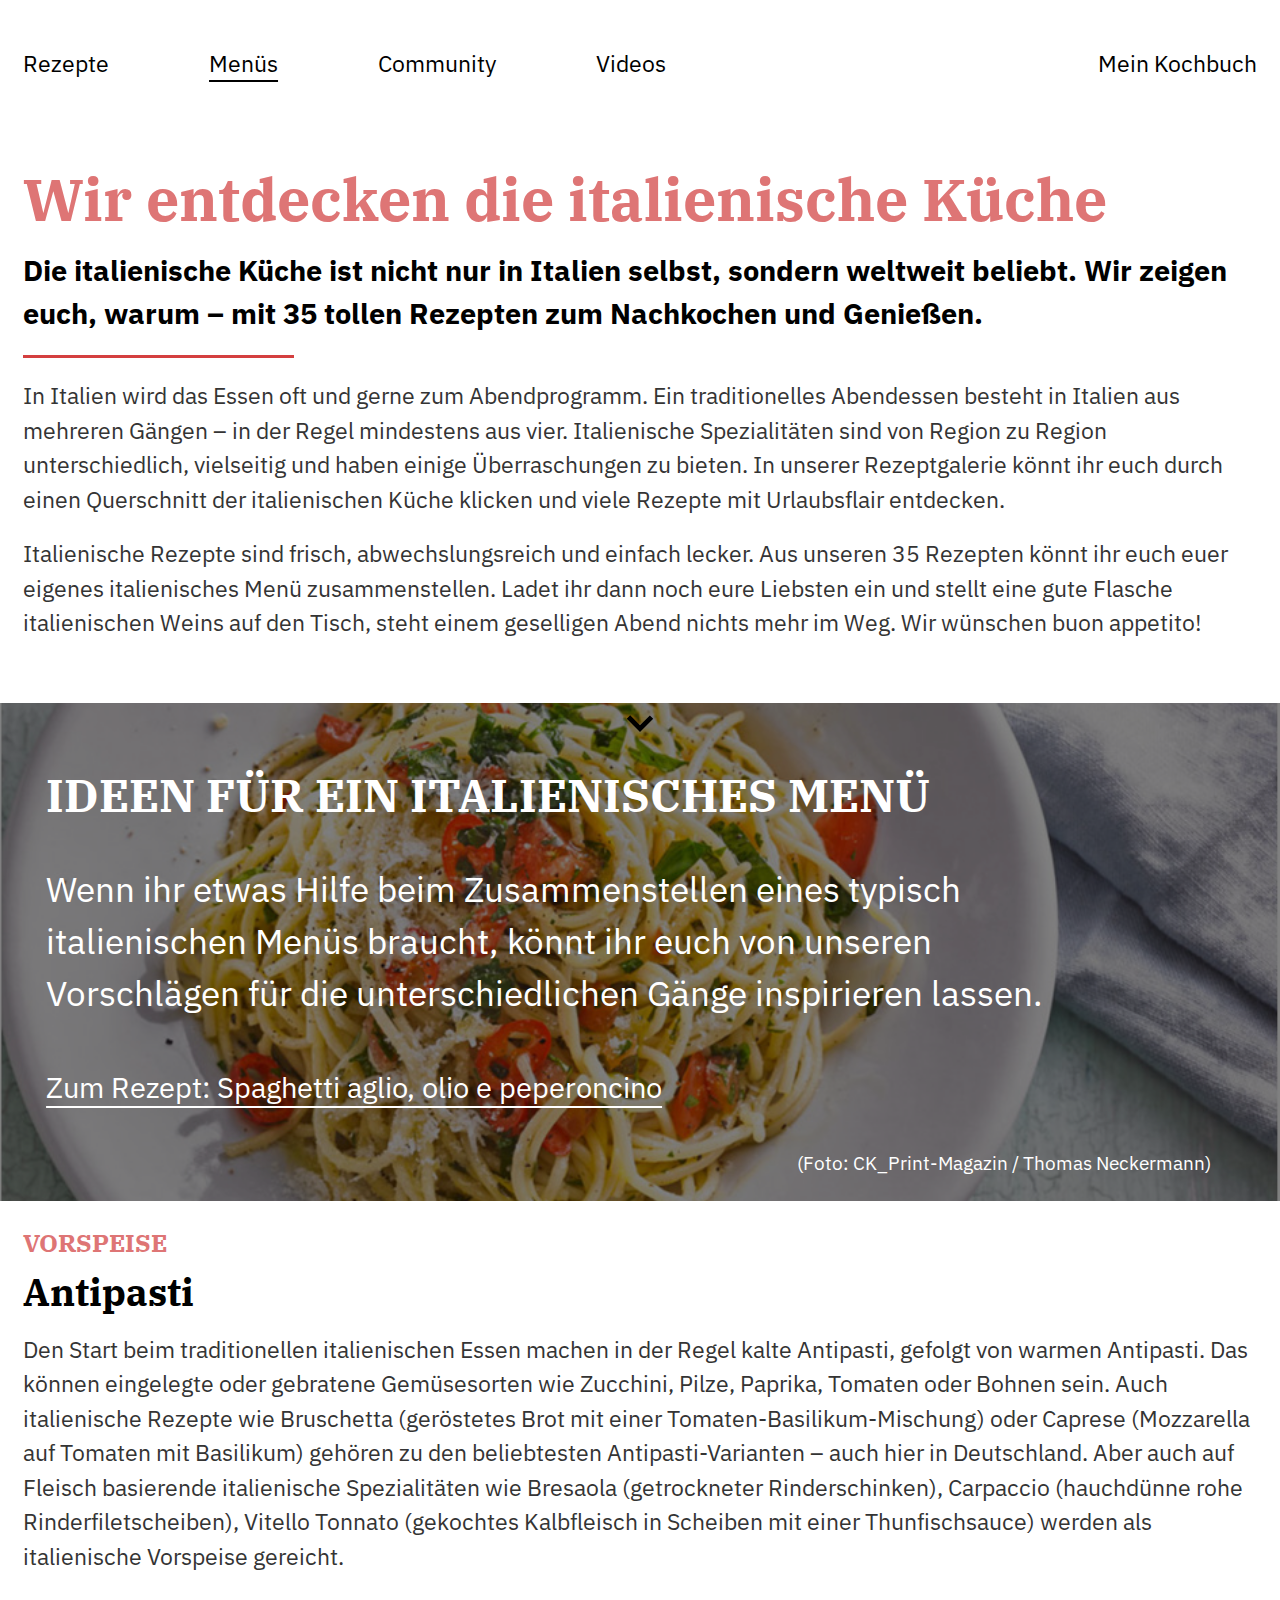
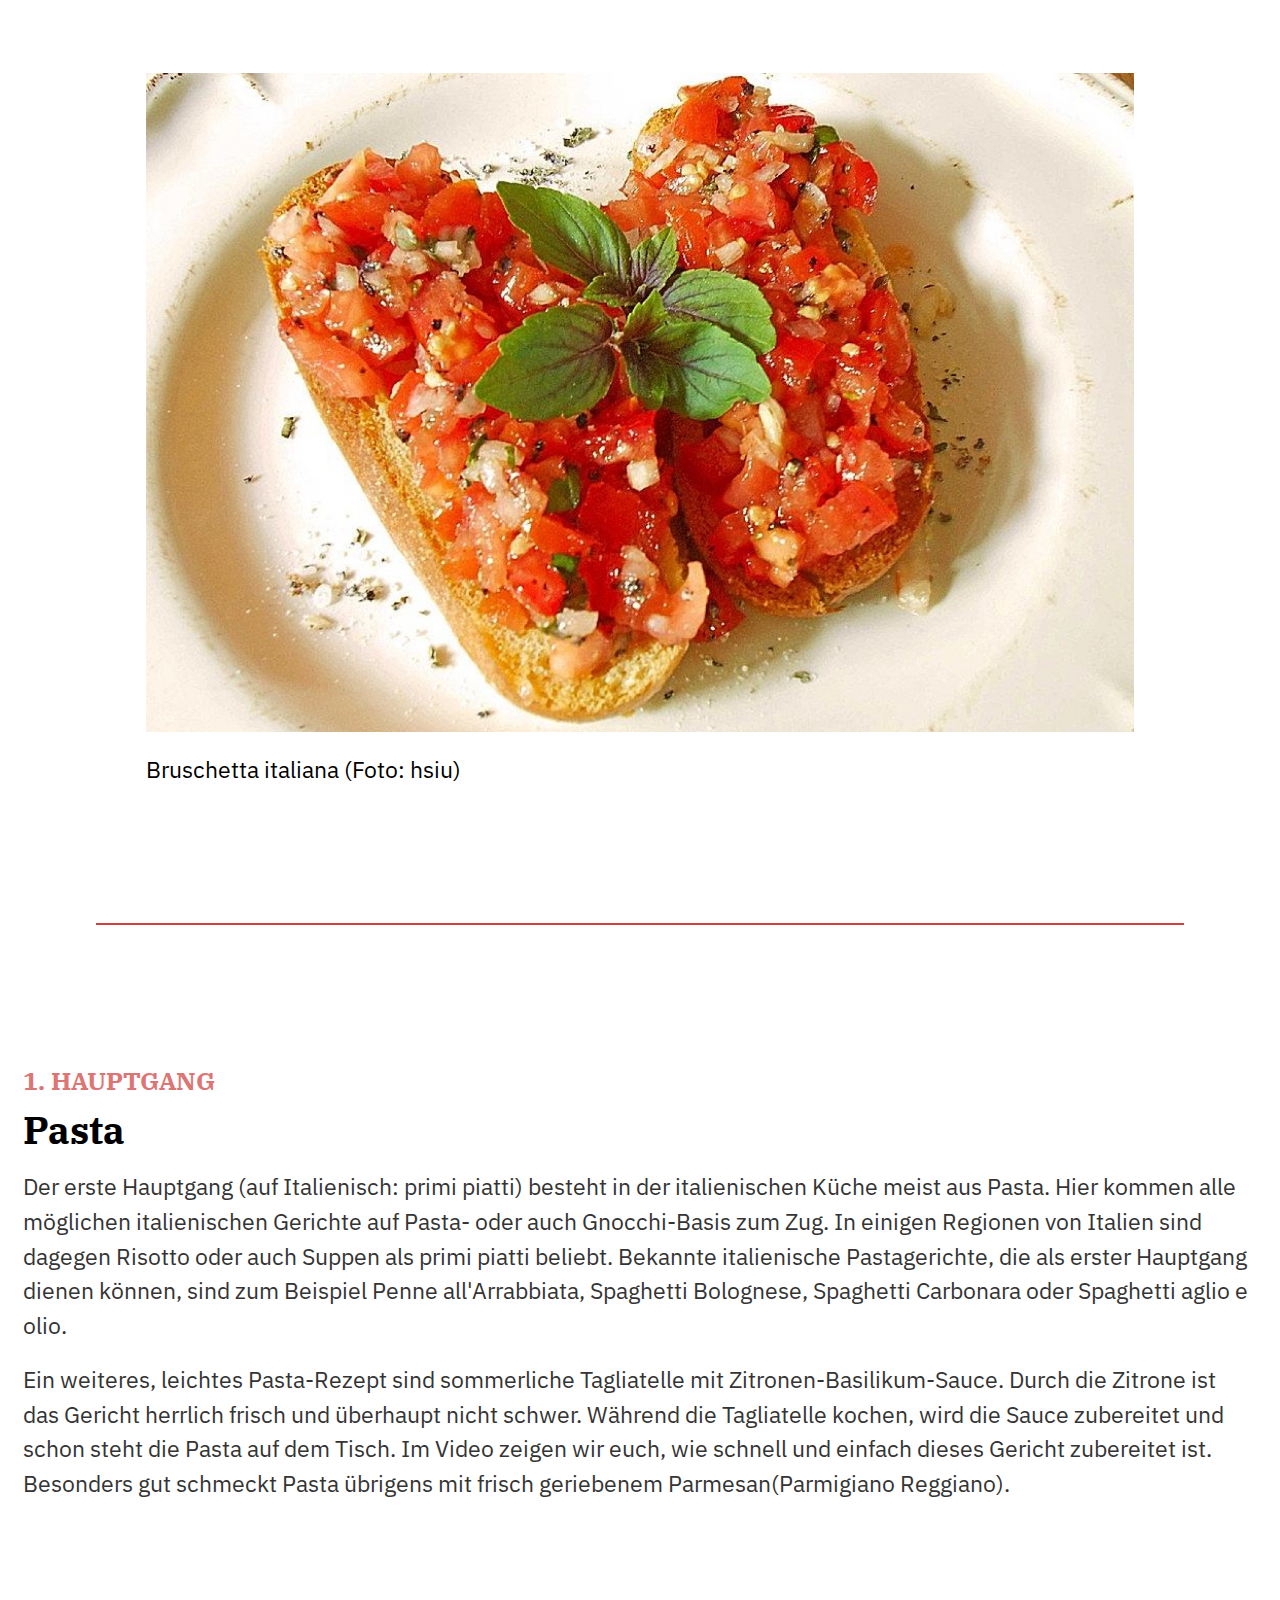
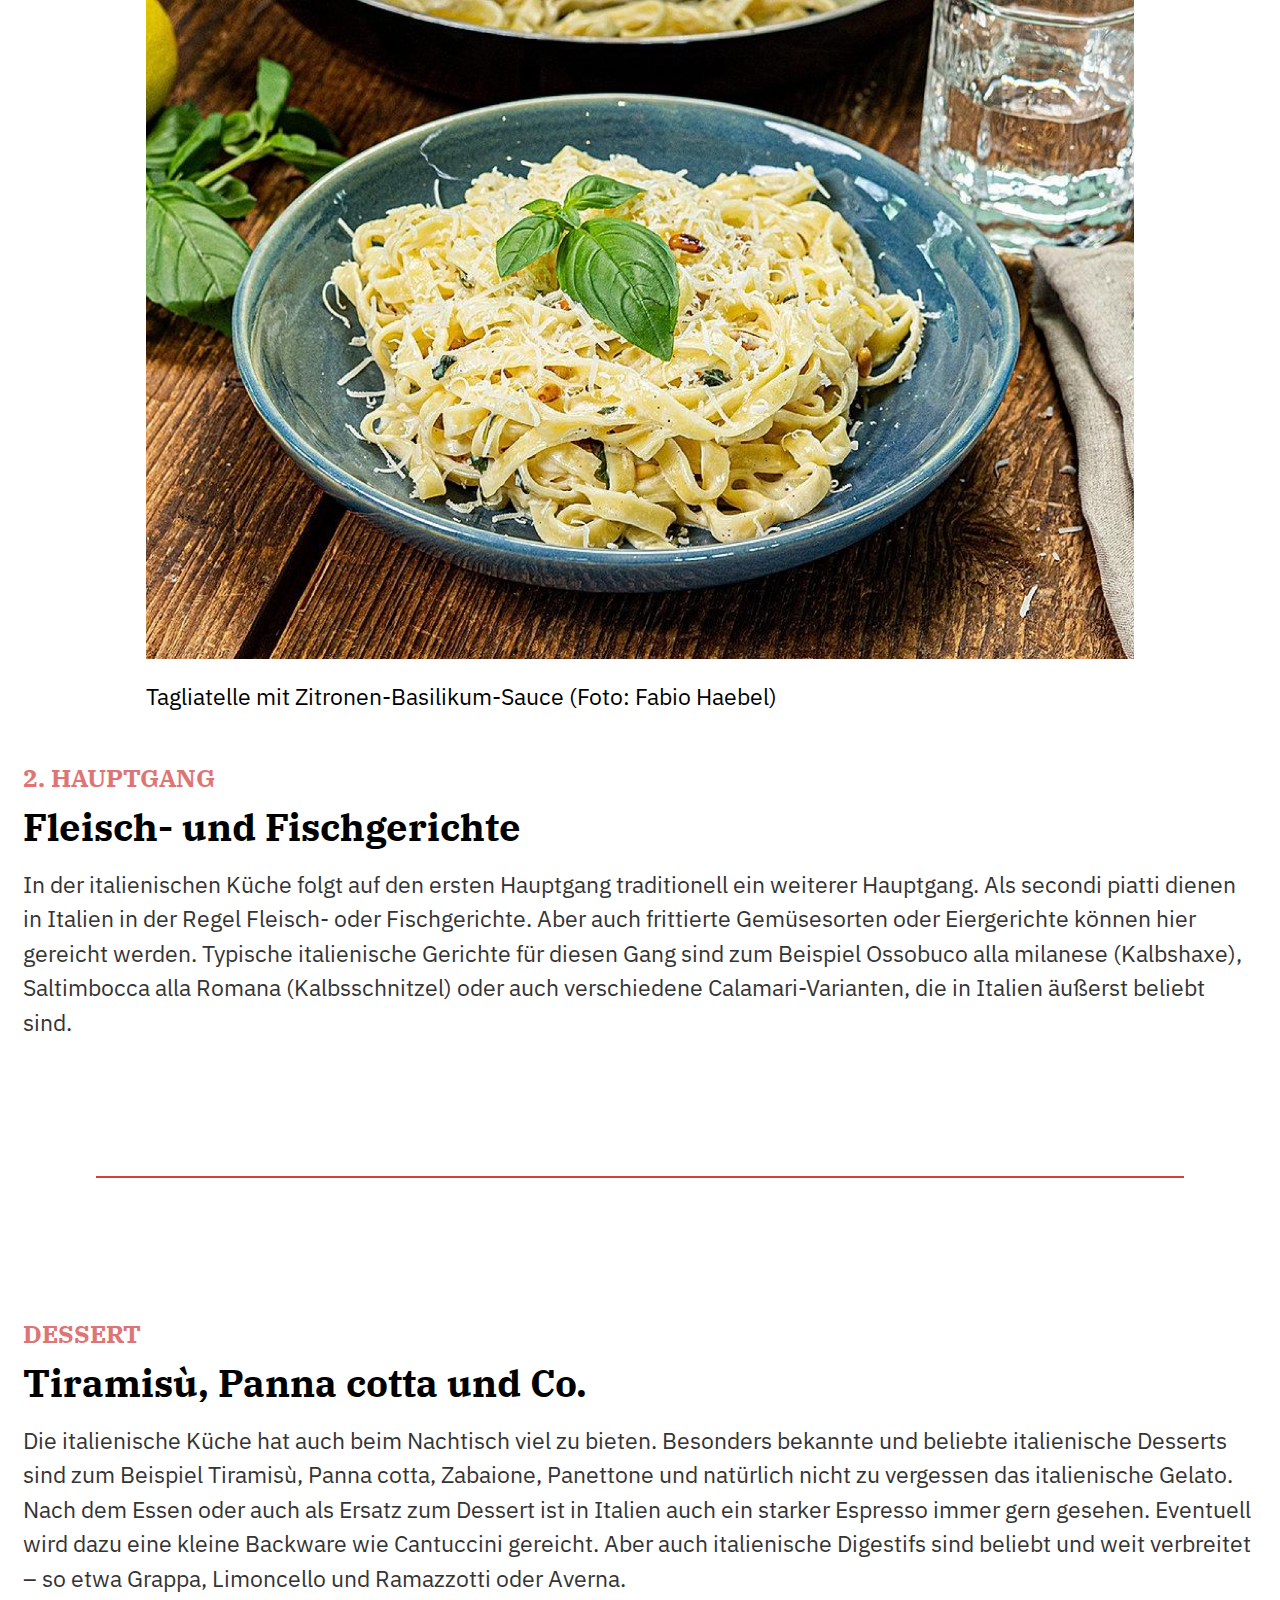
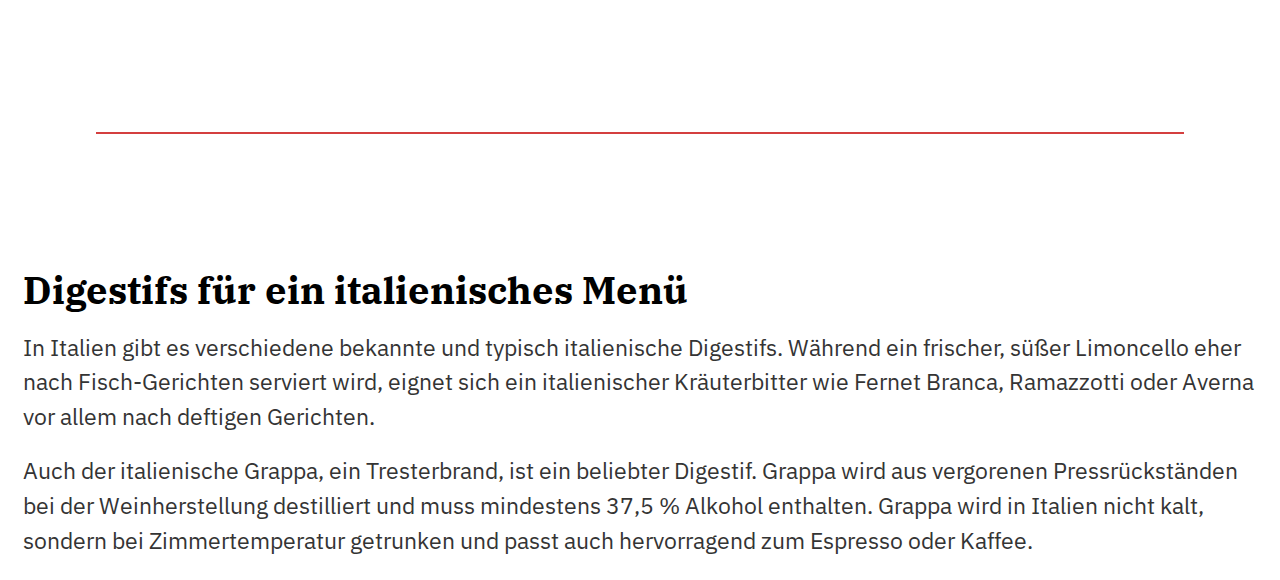
<file: index.html>
<!DOCTYPE html>
<html lang="de">
<head>
  <meta charset="UTF-8">
  <meta http-equiv="X-UA-Compatible" content="IE=edge">
  <meta
    name="description"
    content="Die italienische Küche ist nicht nur in Italien selbst, sondern weltweit beliebt. Wir zeigen euch, warum – mit 35 tollen Rezepten zum Nachkochen und Genießen.">
  <meta name="viewport" content="width=device-width, initial-scale=1.0">
  <title>Übersicht</title>

  <link rel="stylesheet" href="./assets/styles/reset.css">
  <link rel="stylesheet" href="./assets/styles/variables.css">
  <link rel="stylesheet" href="./assets/styles/base.css">
  <link rel="stylesheet" href="./assets/styles/components.css">

  <script src="./assets/scripts/main.js"></script>
</head>

<body>

  <div class="navbar" data-js-menue id="main-navigation">
    <nav>
      <ul>
        <li><a href="./recipes/spaghetti-aglio-olio-e-peperoncino.html">Rezepte</a></li>
        <li><a class="is-active" href="./index.html">Menüs</a></li>
        <li><a href="#">Community</a></li>
        <li><a href="#">Videos</a></li>
        <li><a href="#">Mein Kochbuch</a></li>
      </ul>
    </nav>
  </div>

  <div class="menue-button" data-js-menue-button>
    <a href="#main-navigation"><img src="./assets/icons/menue.svg" alt="Menue Icon"></a>
  </div>
  
  <div class="main">
    <article class="catcher">
      <h1>Wir entdecken die italienische Küche</h1>

      <h2 class="subheader">
        Die italienische Küche ist nicht nur in Italien selbst, sondern
        weltweit beliebt. Wir zeigen euch, warum – mit 35 tollen Rezepten zum
        Nachkochen und Genießen.
      </h2>

      <hr>

      <p>
        In Italien wird das Essen oft und gerne zum Abendprogramm. Ein
        traditionelles Abendessen besteht in Italien aus mehreren Gängen – in
        der Regel mindestens aus vier. Italienische Spezialitäten sind von
        Region zu Region unterschiedlich, vielseitig und haben einige
        Überraschungen zu bieten. In unserer Rezeptgalerie könnt ihr euch
        durch einen Querschnitt der italienischen Küche klicken und viele
        Rezepte mit Urlaubsflair entdecken.
      </p>

      <p>
        Italienische Rezepte sind frisch, abwechslungsreich und einfach
        lecker. Aus unseren 35 Rezepten könnt ihr euch euer eigenes
        italienisches Menü zusammenstellen. Ladet ihr dann noch eure Liebsten
        ein und stellt eine gute Flasche italienischen Weins auf den Tisch,
        steht einem geselligen Abend nichts mehr im Weg. Wir wünschen buon
        appetito!
      </p>

      <p>
        <a href="#antipasti" aria-label="antipast">
          <svg xmlns="http://www.w3.org/2000/svg" viewBox="0 -960 960 960" width="48">
            <path d="M480-322 216-586l67-67 197 198 197-197 67 67-264 263Z" />
          </svg>
        </a>
      </p>
    </article>

    <section class="hero">
      <figure>
        <img src="./images/header.jpg" alt="Bild von Spaghetti">
        <figcaption>(Foto: CK_Print-Magazin / Thomas Neckermann)</figcaption>
      </figure>

      <div class="hero-content">
        <h2>Ideen für ein italienisches Menü</h2>
        <p>
          Wenn ihr etwas Hilfe beim Zusammenstellen eines typisch italienischen
          Menüs braucht, könnt ihr euch von unseren Vorschlägen für die
          unterschiedlichen Gänge inspirieren lassen.
          <a href="#">Zum Rezept: Spaghetti aglio, olio e peperoncino</a>
        </p>
      </div>

    </section>

    <section id="antipasti">
      <h2>Vorspeise</h2>
      <h3>Antipasti</h3>

      <p>
        Den Start beim traditionellen italienischen Essen machen in der Regel
        kalte Antipasti, gefolgt von warmen Antipasti. Das können eingelegte
        oder gebratene Gemüsesorten wie Zucchini, Pilze, Paprika, Tomaten oder
        Bohnen sein. Auch italienische Rezepte wie Bruschetta (geröstetes Brot
        mit einer Tomaten-Basilikum-Mischung) oder Caprese (Mozzarella auf
        Tomaten mit Basilikum) gehören zu den beliebtesten Antipasti-Varianten
        – auch hier in Deutschland. Aber auch auf Fleisch basierende
        italienische Spezialitäten wie Bresaola (getrockneter Rinderschinken),
        Carpaccio (hauchdünne rohe Rinderfiletscheiben), Vitello Tonnato
        (gekochtes Kalbfleisch in Scheiben mit einer Thunfischsauce) werden
        als italienische Vorspeise gereicht.
      </p>

      <figure>
        <img src="./images/bruschetta-italiana.jpg" alt="Bild von Bruschetta Italiana">
        <figcaption>Bruschetta italiana (Foto: hsiu)</figcaption>
      </figure>

      <hr>
    </section>

    <section>
      <h2>1. Hauptgang</h2>
      <h3>Pasta</h3>

      <p>
        Der erste Hauptgang (auf Italienisch: primi piatti) besteht in der
        italienischen Küche meist aus Pasta. Hier kommen alle möglichen
        italienischen Gerichte auf Pasta- oder auch Gnocchi-Basis zum Zug. In
        einigen Regionen von Italien sind dagegen Risotto oder auch Suppen als
        primi piatti beliebt. Bekannte italienische Pastagerichte, die als
        erster Hauptgang dienen können, sind zum Beispiel Penne
        all'Arrabbiata, Spaghetti Bolognese, Spaghetti Carbonara oder
        Spaghetti aglio e olio.
      </p>

      <p>
        Ein weiteres, leichtes Pasta-Rezept sind sommerliche Tagliatelle mit
        Zitronen-Basilikum-Sauce. Durch die Zitrone ist das Gericht herrlich
        frisch und überhaupt nicht schwer. Während die Tagliatelle kochen,
        wird die Sauce zubereitet und schon steht die Pasta auf dem Tisch. Im
        Video zeigen wir euch, wie schnell und einfach dieses Gericht
        zubereitet ist. Besonders gut schmeckt Pasta übrigens mit frisch
        geriebenem Parmesan(Parmigiano Reggiano).
      </p>

      <figure>
        <img src="./images/tagliatelle-mit-zitronen-basilikum-sauce.jpg" alt="Bild von Tagliatelle">
        <figcaption>Tagliatelle mit Zitronen-Basilikum-Sauce (Foto: Fabio Haebel)</figcaption>
      </figure>
    </section>

    <section>
      <h2>2. Hauptgang</h2>
      <h3>Fleisch- und Fischgerichte</h3>

      <p>
        In der italienischen Küche folgt auf den ersten Hauptgang traditionell
        ein weiterer Hauptgang. Als secondi piatti dienen in Italien in der
        Regel Fleisch- oder Fischgerichte. Aber auch frittierte Gemüsesorten
        oder Eiergerichte können hier gereicht werden. Typische italienische
        Gerichte für diesen Gang sind zum Beispiel Ossobuco alla milanese
        (Kalbshaxe), Saltimbocca alla Romana (Kalbsschnitzel) oder auch
        verschiedene Calamari-Varianten, die in Italien äußerst beliebt sind.
      </p>

      <hr>
    </section>

    <section>
      <h2>Dessert</h2>
      <h3>Tiramisù, Panna cotta und Co.</h3>

      <p>
        Die italienische Küche hat auch beim Nachtisch viel zu bieten.
        Besonders bekannte und beliebte italienische Desserts sind zum
        Beispiel Tiramisù, Panna cotta, Zabaione, Panettone und natürlich
        nicht zu vergessen das italienische Gelato. Nach dem Essen oder auch
        als Ersatz zum Dessert ist in Italien auch ein starker Espresso immer
        gern gesehen. Eventuell wird dazu eine kleine Backware wie Cantuccini
        gereicht. Aber auch italienische Digestifs sind beliebt und weit
        verbreitet – so etwa Grappa, Limoncello und Ramazzotti oder Averna.
      </p>

      <hr>
    </section>

    <section>
      <h3>Digestifs für ein italienisches Menü</h3>

      <p>
        In Italien gibt es verschiedene bekannte und typisch italienische
        Digestifs. Während ein frischer, süßer Limoncello eher nach
        Fisch-Gerichten serviert wird, eignet sich ein italienischer
        Kräuterbitter wie Fernet Branca, Ramazzotti oder Averna vor allem nach
        deftigen Gerichten.
      </p>

      <p>
        Auch der italienische Grappa, ein Tresterbrand, ist ein beliebter
        Digestif. Grappa wird aus vergorenen Pressrückständen bei der
        Weinherstellung destilliert und muss mindestens 37,5 % Alkohol
        enthalten. Grappa wird in Italien nicht kalt, sondern bei
        Zimmertemperatur getrunken und passt auch hervorragend zum Espresso
        oder Kaffee.
      </p>
    </section>
  </div>

</body>

</html>
</file>
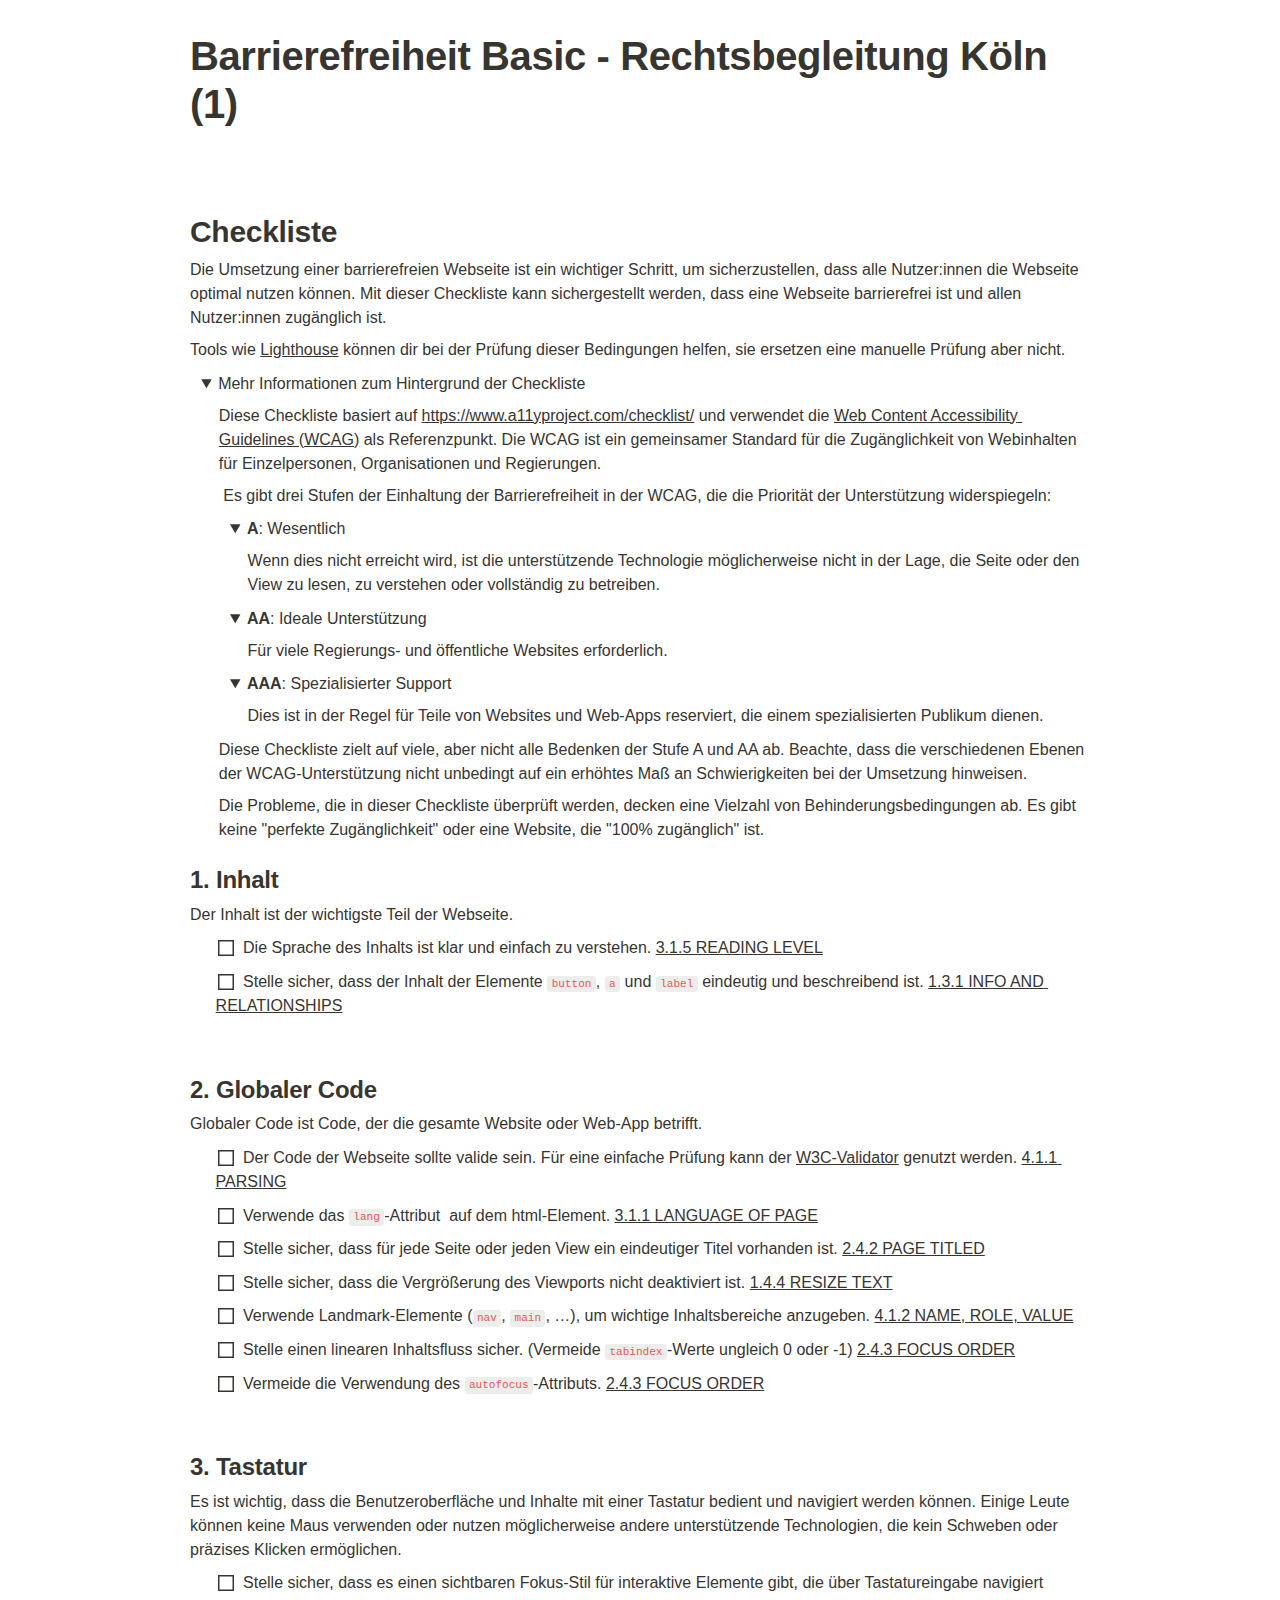
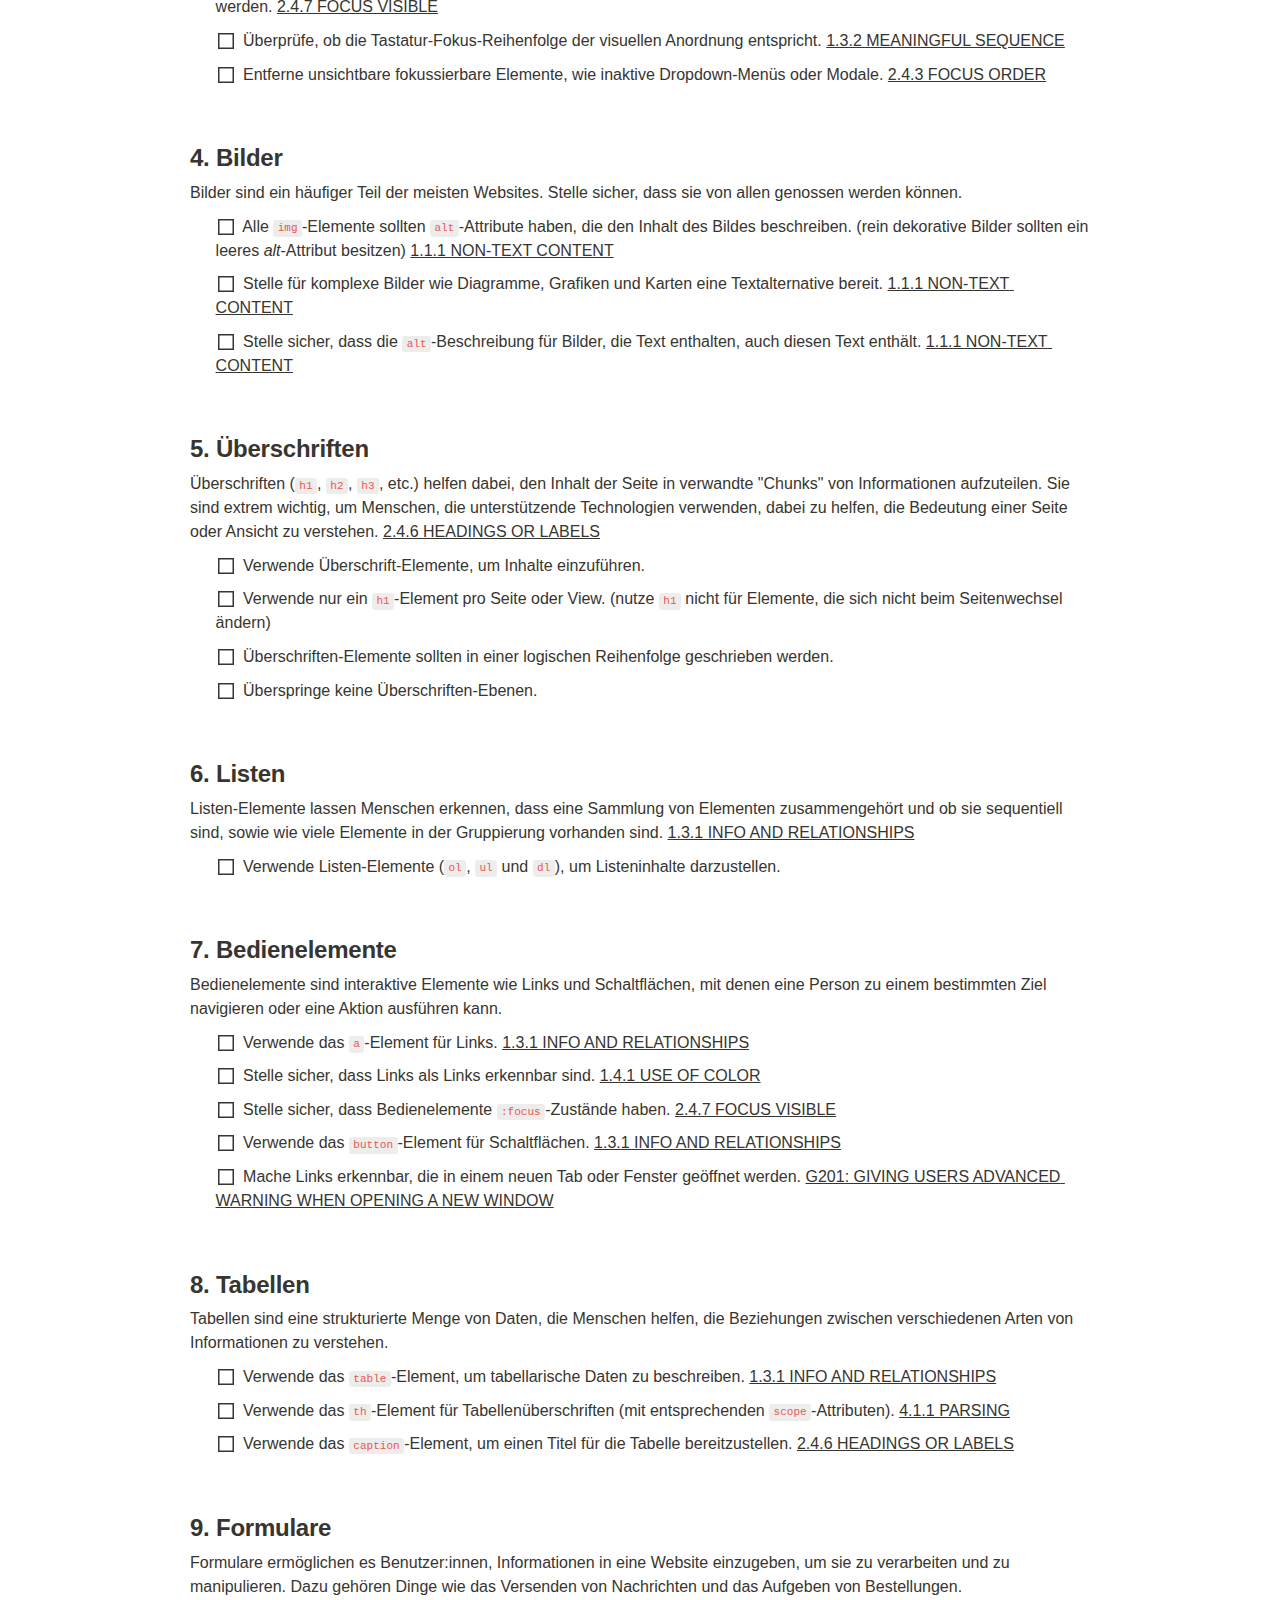
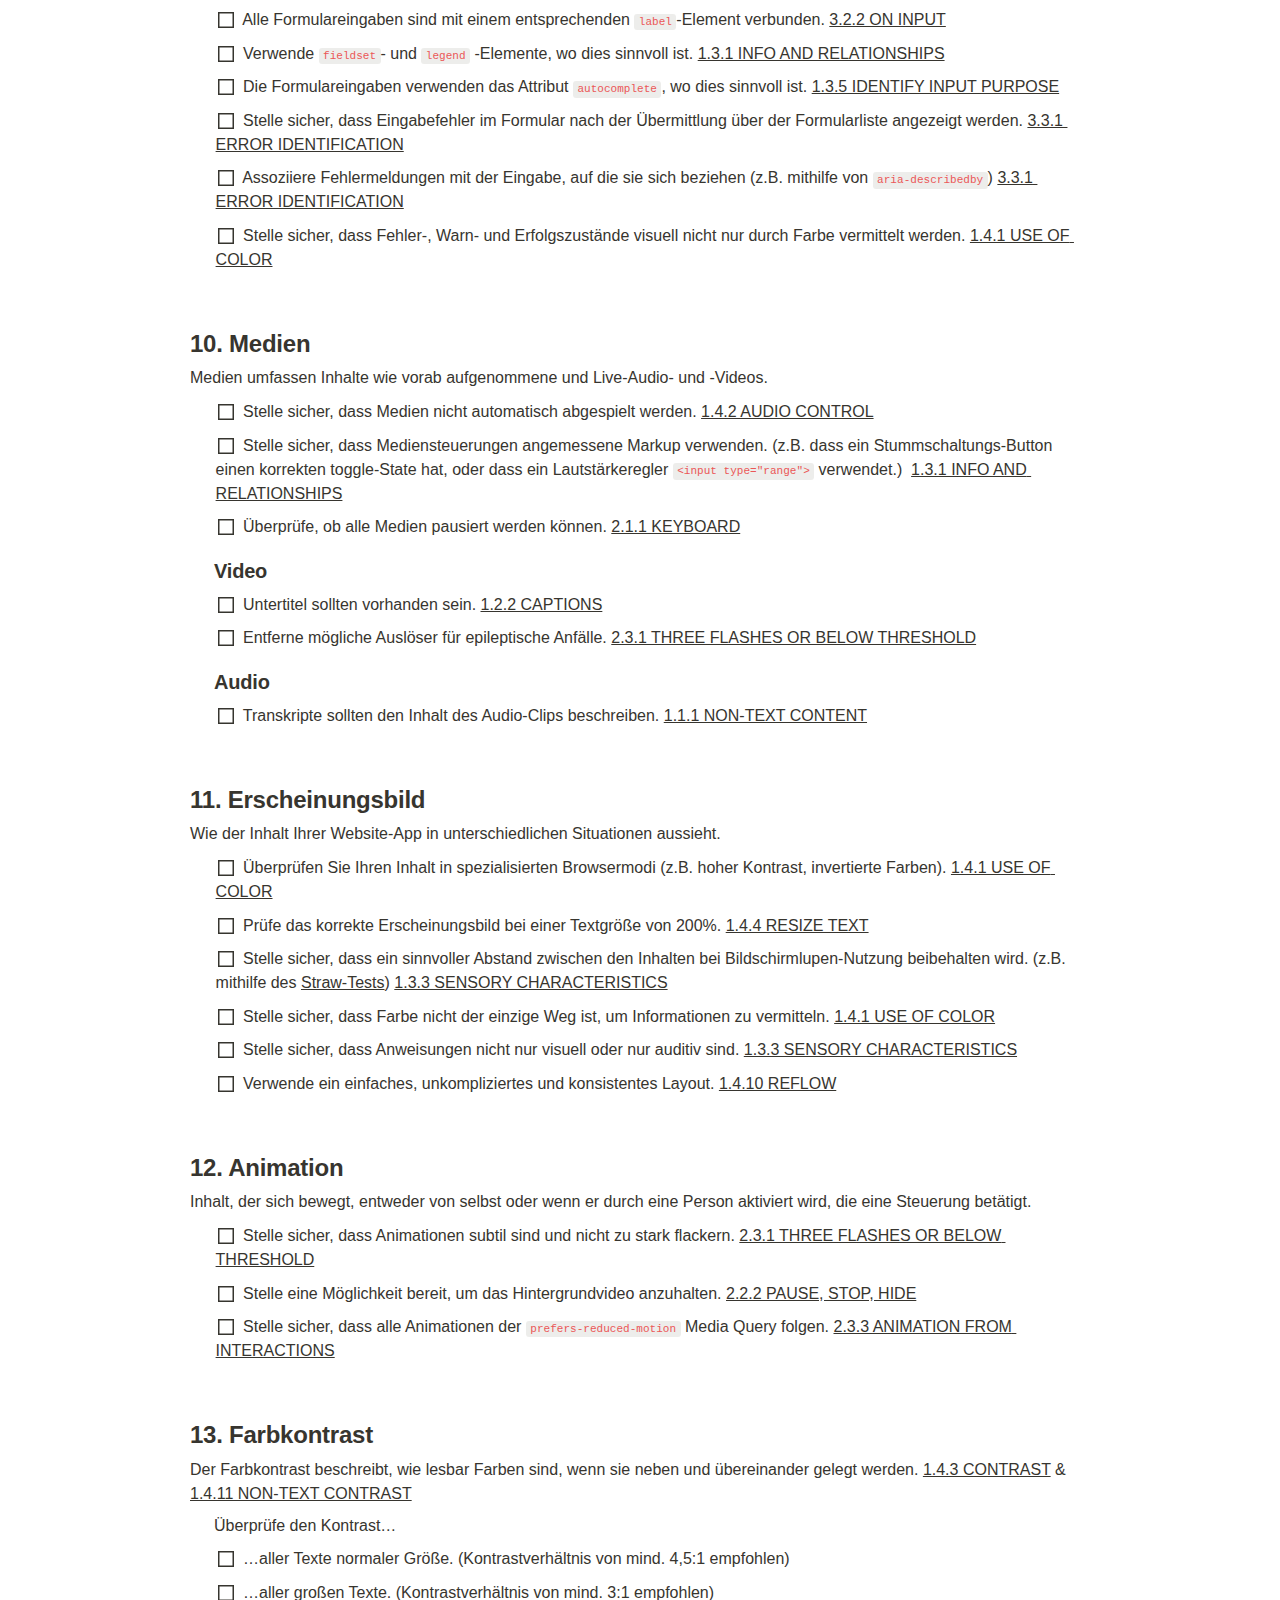
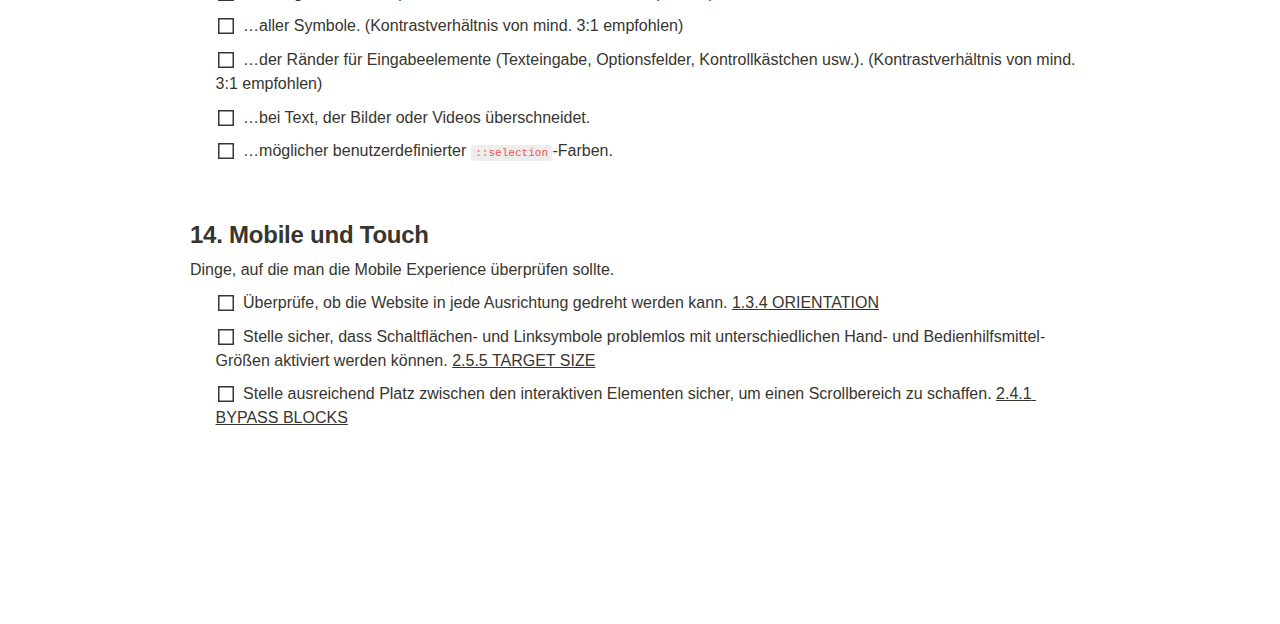
<file: _helper/checkliste-zugaenglichkeit.html>
<html><head><meta http-equiv="Content-Type" content="text/html; charset=utf-8"/><title>Barrierefreiheit Basic - Rechtsbegleitung Köln (1)</title><style>
/* cspell:disable-file */
/* webkit printing magic: print all background colors */
html {
	-webkit-print-color-adjust: exact;
}
* {
	box-sizing: border-box;
	-webkit-print-color-adjust: exact;
}

html,
body {
	margin: 0;
	padding: 0;
}
@media only screen {
	body {
		margin: 2em auto;
		max-width: 900px;
		color: rgb(55, 53, 47);
	}
}

body {
	line-height: 1.5;
	white-space: pre-wrap;
}

a,
a.visited {
	color: inherit;
	text-decoration: underline;
}

.pdf-relative-link-path {
	font-size: 80%;
	color: #444;
}

h1,
h2,
h3 {
	letter-spacing: -0.01em;
	line-height: 1.2;
	font-weight: 600;
	margin-bottom: 0;
}

.page-title {
	font-size: 2.5rem;
	font-weight: 700;
	margin-top: 0;
	margin-bottom: 0.75em;
}

h1 {
	font-size: 1.875rem;
	margin-top: 1.875rem;
}

h2 {
	font-size: 1.5rem;
	margin-top: 1.5rem;
}

h3 {
	font-size: 1.25rem;
	margin-top: 1.25rem;
}

.source {
	border: 1px solid #ddd;
	border-radius: 3px;
	padding: 1.5em;
	word-break: break-all;
}

.callout {
	border-radius: 3px;
	padding: 1rem;
}

figure {
	margin: 1.25em 0;
	page-break-inside: avoid;
}

figcaption {
	opacity: 0.5;
	font-size: 85%;
	margin-top: 0.5em;
}

mark {
	background-color: transparent;
}

.indented {
	padding-left: 1.5em;
}

hr {
	background: transparent;
	display: block;
	width: 100%;
	height: 1px;
	visibility: visible;
	border: none;
	border-bottom: 1px solid rgba(55, 53, 47, 0.09);
}

img {
	max-width: 100%;
}

@media only print {
	img {
		max-height: 100vh;
		object-fit: contain;
	}
}

@page {
	margin: 1in;
}

.collection-content {
	font-size: 0.875rem;
}

.column-list {
	display: flex;
	justify-content: space-between;
}

.column {
	padding: 0 1em;
}

.column:first-child {
	padding-left: 0;
}

.column:last-child {
	padding-right: 0;
}

.table_of_contents-item {
	display: block;
	font-size: 0.875rem;
	line-height: 1.3;
	padding: 0.125rem;
}

.table_of_contents-indent-1 {
	margin-left: 1.5rem;
}

.table_of_contents-indent-2 {
	margin-left: 3rem;
}

.table_of_contents-indent-3 {
	margin-left: 4.5rem;
}

.table_of_contents-link {
	text-decoration: none;
	opacity: 0.7;
	border-bottom: 1px solid rgba(55, 53, 47, 0.18);
}

table,
th,
td {
	border: 1px solid rgba(55, 53, 47, 0.09);
	border-collapse: collapse;
}

table {
	border-left: none;
	border-right: none;
}

th,
td {
	font-weight: normal;
	padding: 0.25em 0.5em;
	line-height: 1.5;
	min-height: 1.5em;
	text-align: left;
}

th {
	color: rgba(55, 53, 47, 0.6);
}

ol,
ul {
	margin: 0;
	margin-block-start: 0.6em;
	margin-block-end: 0.6em;
}

li > ol:first-child,
li > ul:first-child {
	margin-block-start: 0.6em;
}

ul > li {
	list-style: disc;
}

ul.to-do-list {
	padding-inline-start: 0;
}

ul.to-do-list > li {
	list-style: none;
}

.to-do-children-checked {
	text-decoration: line-through;
	opacity: 0.375;
}

ul.toggle > li {
	list-style: none;
}

ul {
	padding-inline-start: 1.7em;
}

ul > li {
	padding-left: 0.1em;
}

ol {
	padding-inline-start: 1.6em;
}

ol > li {
	padding-left: 0.2em;
}

.mono ol {
	padding-inline-start: 2em;
}

.mono ol > li {
	text-indent: -0.4em;
}

.toggle {
	padding-inline-start: 0em;
	list-style-type: none;
}

/* Indent toggle children */
.toggle > li > details {
	padding-left: 1.7em;
}

.toggle > li > details > summary {
	margin-left: -1.1em;
}

.selected-value {
	display: inline-block;
	padding: 0 0.5em;
	background: rgba(206, 205, 202, 0.5);
	border-radius: 3px;
	margin-right: 0.5em;
	margin-top: 0.3em;
	margin-bottom: 0.3em;
	white-space: nowrap;
}

.collection-title {
	display: inline-block;
	margin-right: 1em;
}

.page-description {
    margin-bottom: 2em;
}

.simple-table {
	margin-top: 1em;
	font-size: 0.875rem;
	empty-cells: show;
}
.simple-table td {
	height: 29px;
	min-width: 120px;
}

.simple-table th {
	height: 29px;
	min-width: 120px;
}

.simple-table-header-color {
	background: rgb(247, 246, 243);
	color: black;
}
.simple-table-header {
	font-weight: 500;
}

time {
	opacity: 0.5;
}

.icon {
	display: inline-block;
	max-width: 1.2em;
	max-height: 1.2em;
	text-decoration: none;
	vertical-align: text-bottom;
	margin-right: 0.5em;
}

img.icon {
	border-radius: 3px;
}

.user-icon {
	width: 1.5em;
	height: 1.5em;
	border-radius: 100%;
	margin-right: 0.5rem;
}

.user-icon-inner {
	font-size: 0.8em;
}

.text-icon {
	border: 1px solid #000;
	text-align: center;
}

.page-cover-image {
	display: block;
	object-fit: cover;
	width: 100%;
	max-height: 30vh;
}

.page-header-icon {
	font-size: 3rem;
	margin-bottom: 1rem;
}

.page-header-icon-with-cover {
	margin-top: -0.72em;
	margin-left: 0.07em;
}

.page-header-icon img {
	border-radius: 3px;
}

.link-to-page {
	margin: 1em 0;
	padding: 0;
	border: none;
	font-weight: 500;
}

p > .user {
	opacity: 0.5;
}

td > .user,
td > time {
	white-space: nowrap;
}

input[type="checkbox"] {
	transform: scale(1.5);
	margin-right: 0.6em;
	vertical-align: middle;
}

p {
	margin-top: 0.5em;
	margin-bottom: 0.5em;
}

.image {
	border: none;
	margin: 1.5em 0;
	padding: 0;
	border-radius: 0;
	text-align: center;
}

.code,
code {
	background: rgba(135, 131, 120, 0.15);
	border-radius: 3px;
	padding: 0.2em 0.4em;
	border-radius: 3px;
	font-size: 85%;
	tab-size: 2;
}

code {
	color: #eb5757;
}

.code {
	padding: 1.5em 1em;
}

.code-wrap {
	white-space: pre-wrap;
	word-break: break-all;
}

.code > code {
	background: none;
	padding: 0;
	font-size: 100%;
	color: inherit;
}

blockquote {
	font-size: 1.25em;
	margin: 1em 0;
	padding-left: 1em;
	border-left: 3px solid rgb(55, 53, 47);
}

.bookmark {
	text-decoration: none;
	max-height: 8em;
	padding: 0;
	display: flex;
	width: 100%;
	align-items: stretch;
}

.bookmark-title {
	font-size: 0.85em;
	overflow: hidden;
	text-overflow: ellipsis;
	height: 1.75em;
	white-space: nowrap;
}

.bookmark-text {
	display: flex;
	flex-direction: column;
}

.bookmark-info {
	flex: 4 1 180px;
	padding: 12px 14px 14px;
	display: flex;
	flex-direction: column;
	justify-content: space-between;
}

.bookmark-image {
	width: 33%;
	flex: 1 1 180px;
	display: block;
	position: relative;
	object-fit: cover;
	border-radius: 1px;
}

.bookmark-description {
	color: rgba(55, 53, 47, 0.6);
	font-size: 0.75em;
	overflow: hidden;
	max-height: 4.5em;
	word-break: break-word;
}

.bookmark-href {
	font-size: 0.75em;
	margin-top: 0.25em;
}

.sans { font-family: ui-sans-serif, -apple-system, BlinkMacSystemFont, "Segoe UI", Helvetica, "Apple Color Emoji", Arial, sans-serif, "Segoe UI Emoji", "Segoe UI Symbol"; }
.code { font-family: "SFMono-Regular", Menlo, Consolas, "PT Mono", "Liberation Mono", Courier, monospace; }
.serif { font-family: Lyon-Text, Georgia, ui-serif, serif; }
.mono { font-family: iawriter-mono, Nitti, Menlo, Courier, monospace; }
.pdf .sans { font-family: Inter, ui-sans-serif, -apple-system, BlinkMacSystemFont, "Segoe UI", Helvetica, "Apple Color Emoji", Arial, sans-serif, "Segoe UI Emoji", "Segoe UI Symbol", 'Twemoji', 'Noto Color Emoji', 'Noto Sans CJK JP'; }
.pdf:lang(zh-CN) .sans { font-family: Inter, ui-sans-serif, -apple-system, BlinkMacSystemFont, "Segoe UI", Helvetica, "Apple Color Emoji", Arial, sans-serif, "Segoe UI Emoji", "Segoe UI Symbol", 'Twemoji', 'Noto Color Emoji', 'Noto Sans CJK SC'; }
.pdf:lang(zh-TW) .sans { font-family: Inter, ui-sans-serif, -apple-system, BlinkMacSystemFont, "Segoe UI", Helvetica, "Apple Color Emoji", Arial, sans-serif, "Segoe UI Emoji", "Segoe UI Symbol", 'Twemoji', 'Noto Color Emoji', 'Noto Sans CJK TC'; }
.pdf:lang(ko-KR) .sans { font-family: Inter, ui-sans-serif, -apple-system, BlinkMacSystemFont, "Segoe UI", Helvetica, "Apple Color Emoji", Arial, sans-serif, "Segoe UI Emoji", "Segoe UI Symbol", 'Twemoji', 'Noto Color Emoji', 'Noto Sans CJK KR'; }
.pdf .code { font-family: Source Code Pro, "SFMono-Regular", Menlo, Consolas, "PT Mono", "Liberation Mono", Courier, monospace, 'Twemoji', 'Noto Color Emoji', 'Noto Sans Mono CJK JP'; }
.pdf:lang(zh-CN) .code { font-family: Source Code Pro, "SFMono-Regular", Menlo, Consolas, "PT Mono", "Liberation Mono", Courier, monospace, 'Twemoji', 'Noto Color Emoji', 'Noto Sans Mono CJK SC'; }
.pdf:lang(zh-TW) .code { font-family: Source Code Pro, "SFMono-Regular", Menlo, Consolas, "PT Mono", "Liberation Mono", Courier, monospace, 'Twemoji', 'Noto Color Emoji', 'Noto Sans Mono CJK TC'; }
.pdf:lang(ko-KR) .code { font-family: Source Code Pro, "SFMono-Regular", Menlo, Consolas, "PT Mono", "Liberation Mono", Courier, monospace, 'Twemoji', 'Noto Color Emoji', 'Noto Sans Mono CJK KR'; }
.pdf .serif { font-family: PT Serif, Lyon-Text, Georgia, ui-serif, serif, 'Twemoji', 'Noto Color Emoji', 'Noto Serif CJK JP'; }
.pdf:lang(zh-CN) .serif { font-family: PT Serif, Lyon-Text, Georgia, ui-serif, serif, 'Twemoji', 'Noto Color Emoji', 'Noto Serif CJK SC'; }
.pdf:lang(zh-TW) .serif { font-family: PT Serif, Lyon-Text, Georgia, ui-serif, serif, 'Twemoji', 'Noto Color Emoji', 'Noto Serif CJK TC'; }
.pdf:lang(ko-KR) .serif { font-family: PT Serif, Lyon-Text, Georgia, ui-serif, serif, 'Twemoji', 'Noto Color Emoji', 'Noto Serif CJK KR'; }
.pdf .mono { font-family: PT Mono, iawriter-mono, Nitti, Menlo, Courier, monospace, 'Twemoji', 'Noto Color Emoji', 'Noto Sans Mono CJK JP'; }
.pdf:lang(zh-CN) .mono { font-family: PT Mono, iawriter-mono, Nitti, Menlo, Courier, monospace, 'Twemoji', 'Noto Color Emoji', 'Noto Sans Mono CJK SC'; }
.pdf:lang(zh-TW) .mono { font-family: PT Mono, iawriter-mono, Nitti, Menlo, Courier, monospace, 'Twemoji', 'Noto Color Emoji', 'Noto Sans Mono CJK TC'; }
.pdf:lang(ko-KR) .mono { font-family: PT Mono, iawriter-mono, Nitti, Menlo, Courier, monospace, 'Twemoji', 'Noto Color Emoji', 'Noto Sans Mono CJK KR'; }
.highlight-default {
	color: rgba(55, 53, 47, 1);
}
.highlight-gray {
	color: rgba(120, 119, 116, 1);
	fill: rgba(120, 119, 116, 1);
}
.highlight-brown {
	color: rgba(159, 107, 83, 1);
	fill: rgba(159, 107, 83, 1);
}
.highlight-orange {
	color: rgba(217, 115, 13, 1);
	fill: rgba(217, 115, 13, 1);
}
.highlight-yellow {
	color: rgba(203, 145, 47, 1);
	fill: rgba(203, 145, 47, 1);
}
.highlight-teal {
	color: rgba(68, 131, 97, 1);
	fill: rgba(68, 131, 97, 1);
}
.highlight-blue {
	color: rgba(51, 126, 169, 1);
	fill: rgba(51, 126, 169, 1);
}
.highlight-purple {
	color: rgba(144, 101, 176, 1);
	fill: rgba(144, 101, 176, 1);
}
.highlight-pink {
	color: rgba(193, 76, 138, 1);
	fill: rgba(193, 76, 138, 1);
}
.highlight-red {
	color: rgba(212, 76, 71, 1);
	fill: rgba(212, 76, 71, 1);
}
.highlight-gray_background {
	background: rgba(241, 241, 239, 1);
}
.highlight-brown_background {
	background: rgba(244, 238, 238, 1);
}
.highlight-orange_background {
	background: rgba(251, 236, 221, 1);
}
.highlight-yellow_background {
	background: rgba(251, 243, 219, 1);
}
.highlight-teal_background {
	background: rgba(237, 243, 236, 1);
}
.highlight-blue_background {
	background: rgba(231, 243, 248, 1);
}
.highlight-purple_background {
	background: rgba(244, 240, 247, 0.8);
}
.highlight-pink_background {
	background: rgba(249, 238, 243, 0.8);
}
.highlight-red_background {
	background: rgba(253, 235, 236, 1);
}
.block-color-default {
	color: inherit;
	fill: inherit;
}
.block-color-gray {
	color: rgba(120, 119, 116, 1);
	fill: rgba(120, 119, 116, 1);
}
.block-color-brown {
	color: rgba(159, 107, 83, 1);
	fill: rgba(159, 107, 83, 1);
}
.block-color-orange {
	color: rgba(217, 115, 13, 1);
	fill: rgba(217, 115, 13, 1);
}
.block-color-yellow {
	color: rgba(203, 145, 47, 1);
	fill: rgba(203, 145, 47, 1);
}
.block-color-teal {
	color: rgba(68, 131, 97, 1);
	fill: rgba(68, 131, 97, 1);
}
.block-color-blue {
	color: rgba(51, 126, 169, 1);
	fill: rgba(51, 126, 169, 1);
}
.block-color-purple {
	color: rgba(144, 101, 176, 1);
	fill: rgba(144, 101, 176, 1);
}
.block-color-pink {
	color: rgba(193, 76, 138, 1);
	fill: rgba(193, 76, 138, 1);
}
.block-color-red {
	color: rgba(212, 76, 71, 1);
	fill: rgba(212, 76, 71, 1);
}
.block-color-gray_background {
	background: rgba(241, 241, 239, 1);
}
.block-color-brown_background {
	background: rgba(244, 238, 238, 1);
}
.block-color-orange_background {
	background: rgba(251, 236, 221, 1);
}
.block-color-yellow_background {
	background: rgba(251, 243, 219, 1);
}
.block-color-teal_background {
	background: rgba(237, 243, 236, 1);
}
.block-color-blue_background {
	background: rgba(231, 243, 248, 1);
}
.block-color-purple_background {
	background: rgba(244, 240, 247, 0.8);
}
.block-color-pink_background {
	background: rgba(249, 238, 243, 0.8);
}
.block-color-red_background {
	background: rgba(253, 235, 236, 1);
}
.select-value-color-interactiveBlue { background-color: rgba(35, 131, 226, .07); }
.select-value-color-pink { background-color: rgba(245, 224, 233, 1); }
.select-value-color-purple { background-color: rgba(232, 222, 238, 1); }
.select-value-color-green { background-color: rgba(219, 237, 219, 1); }
.select-value-color-gray { background-color: rgba(227, 226, 224, 1); }
.select-value-color-translucentGray { background-color: rgba(255, 255, 255, 0.0375); }
.select-value-color-orange { background-color: rgba(250, 222, 201, 1); }
.select-value-color-brown { background-color: rgba(238, 224, 218, 1); }
.select-value-color-red { background-color: rgba(255, 226, 221, 1); }
.select-value-color-yellow { background-color: rgba(253, 236, 200, 1); }
.select-value-color-blue { background-color: rgba(211, 229, 239, 1); }
.select-value-color-pageGlass { background-color: undefined; }
.select-value-color-washGlass { background-color: undefined; }

.checkbox {
	display: inline-flex;
	vertical-align: text-bottom;
	width: 16;
	height: 16;
	background-size: 16px;
	margin-left: 2px;
	margin-right: 5px;
}

.checkbox-on {
	background-image: url("data:image/svg+xml;charset=UTF-8,%3Csvg%20width%3D%2216%22%20height%3D%2216%22%20viewBox%3D%220%200%2016%2016%22%20fill%3D%22none%22%20xmlns%3D%22http%3A%2F%2Fwww.w3.org%2F2000%2Fsvg%22%3E%0A%3Crect%20width%3D%2216%22%20height%3D%2216%22%20fill%3D%22%2358A9D7%22%2F%3E%0A%3Cpath%20d%3D%22M6.71429%2012.2852L14%204.9995L12.7143%203.71436L6.71429%209.71378L3.28571%206.2831L2%207.57092L6.71429%2012.2852Z%22%20fill%3D%22white%22%2F%3E%0A%3C%2Fsvg%3E");
}

.checkbox-off {
	background-image: url("data:image/svg+xml;charset=UTF-8,%3Csvg%20width%3D%2216%22%20height%3D%2216%22%20viewBox%3D%220%200%2016%2016%22%20fill%3D%22none%22%20xmlns%3D%22http%3A%2F%2Fwww.w3.org%2F2000%2Fsvg%22%3E%0A%3Crect%20x%3D%220.75%22%20y%3D%220.75%22%20width%3D%2214.5%22%20height%3D%2214.5%22%20fill%3D%22white%22%20stroke%3D%22%2336352F%22%20stroke-width%3D%221.5%22%2F%3E%0A%3C%2Fsvg%3E");
}
	
</style></head><body><article id="bd7d6c24-f34a-4ab4-81d8-47cfb0ce19f1" class="page sans"><header><h1 class="page-title">Barrierefreiheit Basic - Rechtsbegleitung Köln (1)</h1><p class="page-description"></p></header><div class="page-body"><p id="990ce95e-a770-4e52-aeb7-edcd332f1ce0" class="">
</p><h1 id="1f9053d6-e2e4-483d-b34c-d35a815c076a" class="">Checkliste</h1><p id="0e8adee2-22a3-42bc-931e-1ea8090f2e69" class="">Die Umsetzung einer barrierefreien Webseite ist ein wichtiger Schritt, um sicherzustellen, dass alle Nutzer:innen die Webseite optimal nutzen können. Mit dieser Checkliste kann sichergestellt werden, dass eine Webseite barrierefrei ist und allen Nutzer:innen zugänglich ist.</p><p id="27ea70bb-490a-485e-91b4-117213d2f4ac" class="">Tools wie <a href="https://developer.chrome.com/docs/lighthouse/overview/">Lighthouse</a> können dir bei der Prüfung dieser Bedingungen helfen, sie ersetzen eine manuelle Prüfung aber nicht.</p><ul id="afb240ec-1475-4614-94c0-20b7fb0c6424" class="toggle"><li><details open=""><summary>Mehr Informationen zum Hintergrund der Checkliste</summary><p id="b44c5dcf-b868-44cf-a70c-30fa49639f48" class="">Diese Checkliste basiert auf <a href="https://www.a11yproject.com/checklist/">https://www.a11yproject.com/checklist/</a> und verwendet die <a href="https://www.w3.org/WAI/standards-guidelines/wcag/">Web Content Accessibility Guidelines (WCAG)</a> als Referenzpunkt. Die WCAG ist ein gemeinsamer Standard für die Zugänglichkeit von Webinhalten für Einzelpersonen, Organisationen und Regierungen.</p><p id="6cd8bbbc-a3f7-4d17-80ed-1f767720062d" class=""> Es gibt drei Stufen der Einhaltung der Barrierefreiheit in der WCAG, die die Priorität der Unterstützung widerspiegeln: </p><ul id="c167e3b2-8c5d-45df-97b1-67ffe6f88494" class="toggle"><li><details open=""><summary><strong>A</strong>: Wesentlich </summary><p id="b428a2a9-5cc7-4552-9cb5-877561357f48" class="">Wenn dies nicht erreicht wird, ist die unterstützende Technologie möglicherweise nicht in der Lage, die Seite oder den View zu lesen, zu verstehen oder vollständig zu betreiben. </p></details></li></ul><ul id="cb8880e7-3890-490b-b671-c25b361095eb" class="toggle"><li><details open=""><summary><strong>AA</strong>: Ideale Unterstützung </summary><p id="5a518550-fefc-4ea4-92a9-85c36b8f3e39" class="">Für viele Regierungs- und öffentliche Websites erforderlich. </p></details></li></ul><ul id="495f3501-9454-478e-b0b3-42f9b3f64955" class="toggle"><li><details open=""><summary><strong>AAA</strong>: Spezialisierter Support </summary><p id="4f67113f-c494-490c-8cbb-0ef9c92757aa" class="">Dies ist in der Regel für Teile von Websites und Web-Apps reserviert, die einem spezialisierten Publikum dienen. </p></details></li></ul><p id="3582204e-c563-40da-b3c1-75b389128574" class="">Diese Checkliste zielt auf viele, aber nicht alle Bedenken der Stufe A und AA ab. Beachte, dass die verschiedenen Ebenen der WCAG-Unterstützung nicht unbedingt auf ein erhöhtes Maß an Schwierigkeiten bei der Umsetzung hinweisen.</p><p id="69767454-14ce-43b3-b05e-2e68fe00ed83" class="">Die Probleme, die in dieser Checkliste überprüft werden, decken eine Vielzahl von Behinderungsbedingungen ab. Es gibt keine &quot;perfekte Zugänglichkeit&quot; oder eine Website, die &quot;100% zugänglich&quot; ist.</p></details></li></ul><h2 id="a846dd66-def9-4a5c-b552-3bea5190a03b" class="">1. Inhalt</h2><p id="7adbc792-fbcd-4c8a-a585-72f9a7a3c12e" class="">Der Inhalt ist der wichtigste Teil der Webseite.<div class="indented"><ul id="fd7b4fb8-ee6f-4612-899a-28b93fb4d22a" class="to-do-list"><li><div class="checkbox checkbox-off"></div> <span class="to-do-children-unchecked">Die Sprache des Inhalts ist klar und einfach zu verstehen. <a href="https://www.w3.org/TR/UNDERSTANDING-WCAG20/meaning-supplements.html">3.1.5 READING LEVEL</a></span><div class="indented"></div></li></ul><ul id="1b5b66c8-33d0-464f-85ad-0fb8f7020ef9" class="to-do-list"><li><div class="checkbox checkbox-off"></div> <span class="to-do-children-unchecked">Stelle sicher, dass der Inhalt der Elemente <code>button</code>, <code>a</code> und <code>label</code> eindeutig und beschreibend ist. <a href="https://www.w3.org/TR/UNDERSTANDING-WCAG20/content-structure-separation-programmatic.html">1.3.1 INFO AND RELATIONSHIPS</a></span><div class="indented"></div></li></ul></div></p><p id="f237cbd3-26c2-441d-b456-61c4e729063c" class="">
</p><h2 id="073ad36b-4788-4219-8358-dd97fae48f83" class="">2. Globaler Code</h2><p id="d137c9a7-fbbb-4e92-8a5f-38e8c2e4aeac" class="">Globaler Code ist Code, der die gesamte Website oder Web-App betrifft.<div class="indented"><ul id="fcc23a0d-84a9-42bf-8bd1-4e1d56500a00" class="to-do-list"><li><div class="checkbox checkbox-off"></div> <span class="to-do-children-unchecked">Der Code der Webseite sollte valide sein. Für eine einfache Prüfung kann der <a href="https://validator.w3.org/">W3C-Validator</a> genutzt werden. <a href="https://www.w3.org/TR/UNDERSTANDING-WCAG20/ensure-compat-parses.html">4.1.1 PARSING</a></span><div class="indented"></div></li></ul><ul id="598dc3a2-2eb9-408a-872a-b272ab104d9a" class="to-do-list"><li><div class="checkbox checkbox-off"></div> <span class="to-do-children-unchecked">Verwende das <code>lang</code>-Attribut  auf dem html-Element. <a href="https://www.w3.org/TR/UNDERSTANDING-WCAG20/meaning-doc-lang-id.html">3.1.1 LANGUAGE OF PAGE</a></span><div class="indented"></div></li></ul><ul id="9e3833a8-aea1-40d1-a188-b63e4d17ab08" class="to-do-list"><li><div class="checkbox checkbox-off"></div> <span class="to-do-children-unchecked">Stelle sicher, dass für jede Seite oder jeden View ein eindeutiger Titel vorhanden ist. <a href="https://www.w3.org/TR/UNDERSTANDING-WCAG20/navigation-mechanisms-title.html">2.4.2 PAGE TITLED</a></span><div class="indented"></div></li></ul><ul id="037c2c41-9ecf-49be-80f4-565a86966ae7" class="to-do-list"><li><div class="checkbox checkbox-off"></div> <span class="to-do-children-unchecked">Stelle sicher, dass die Vergrößerung des Viewports nicht deaktiviert ist. <a href="https://www.w3.org/TR/UNDERSTANDING-WCAG20/visual-audio-contrast-scale.html">1.4.4 RESIZE TEXT</a></span><div class="indented"></div></li></ul><ul id="051a79a3-e7e9-4f00-8025-09e4a3435c8b" class="to-do-list"><li><div class="checkbox checkbox-off"></div> <span class="to-do-children-unchecked">Verwende Landmark-Elemente (<code>nav</code>, <code>main</code>, …), um wichtige Inhaltsbereiche anzugeben. <a href="https://www.w3.org/TR/UNDERSTANDING-WCAG20/ensure-compat-rsv.html">4.1.2 NAME, ROLE, VALUE</a></span><div class="indented"></div></li></ul><ul id="ee431a37-1cda-4911-b890-b349f4ebf3d6" class="to-do-list"><li><div class="checkbox checkbox-off"></div> <span class="to-do-children-unchecked">Stelle einen linearen Inhaltsfluss sicher. (Vermeide <code>tabindex</code>-Werte ungleich 0 oder -1) <a href="https://www.w3.org/TR/UNDERSTANDING-WCAG20/navigation-mechanisms-focus-order.html">2.4.3 FOCUS ORDER</a></span><div class="indented"></div></li></ul><ul id="fa6fd13b-4f2f-4a4c-8719-1880dd049bcd" class="to-do-list"><li><div class="checkbox checkbox-off"></div> <span class="to-do-children-unchecked">Vermeide die Verwendung des <code>autofocus</code>-Attributs. <a href="https://www.w3.org/TR/UNDERSTANDING-WCAG20/navigation-mechanisms-focus-order.html">2.4.3 FOCUS ORDER</a></span><div class="indented"></div></li></ul></div></p><p id="0a6e3a04-6bfc-47a8-9cd1-b5f9f8d02b09" class="">
</p><h2 id="2b6456df-8c85-4d39-acea-dcfb5cdd5f74" class="">3. Tastatur</h2><p id="7aff5286-22ed-4850-b69c-a52b9170121e" class="">Es ist wichtig, dass die Benutzeroberfläche und Inhalte mit einer Tastatur bedient und navigiert werden können. Einige Leute können keine Maus verwenden oder nutzen möglicherweise andere unterstützende Technologien, die kein Schweben oder präzises Klicken ermöglichen.<div class="indented"><ul id="564b2588-206b-40c9-b8ba-217fcb82124e" class="to-do-list"><li><div class="checkbox checkbox-off"></div> <span class="to-do-children-unchecked">Stelle sicher, dass es einen sichtbaren Fokus-Stil für interaktive Elemente gibt, die über Tastatureingabe navigiert werden. <a href="https://www.w3.org/TR/UNDERSTANDING-WCAG20/navigation-mechanisms-focus-visible.html">2.4.7 FOCUS VISIBLE</a></span><div class="indented"></div></li></ul><ul id="21bd9839-a68a-4585-935d-aacc7be3c418" class="to-do-list"><li><div class="checkbox checkbox-off"></div> <span class="to-do-children-unchecked">Überprüfe, ob die Tastatur-Fokus-Reihenfolge der visuellen Anordnung entspricht. <a href="https://www.w3.org/TR/UNDERSTANDING-WCAG20/content-structure-separation-sequence.html">1.3.2 MEANINGFUL SEQUENCE</a></span><div class="indented"></div></li></ul><ul id="aa4f4ec3-7e6b-4e34-ab7c-abc44cbe4047" class="to-do-list"><li><div class="checkbox checkbox-off"></div> <span class="to-do-children-unchecked">Entferne unsichtbare fokussierbare Elemente, wie inaktive Dropdown-Menüs oder Modale. <a href="https://www.w3.org/TR/UNDERSTANDING-WCAG20/navigation-mechanisms-focus-order.html">2.4.3 FOCUS ORDER</a></span><div class="indented"></div></li></ul></div></p><p id="34ef1d5d-dee8-4e35-8aa7-66cce0becd2a" class="">
</p><h2 id="ac70fd88-b6b9-4867-9254-1c2d3ad9f8f9" class="">4. Bilder</h2><p id="0315a6f8-10ef-48d4-b58e-8d3cb9bf49be" class="">Bilder sind ein häufiger Teil der meisten Websites. Stelle sicher, dass sie von allen genossen werden können.<div class="indented"><ul id="9732af28-e5ac-45e3-879a-766cb5247a5d" class="to-do-list"><li><div class="checkbox checkbox-off"></div> <span class="to-do-children-unchecked">Alle <code>img</code>-Elemente sollten <code>alt</code>-Attribute haben, die den Inhalt des Bildes beschreiben. (rein dekorative Bilder sollten ein leeres <em>alt</em>-Attribut besitzen) <a href="https://www.w3.org/TR/UNDERSTANDING-WCAG20/text-equiv-all.html">1.1.1 NON-TEXT CONTENT</a></span><div class="indented"></div></li></ul><ul id="85bd4107-f7b0-4af0-813f-ec78e7d3d5bc" class="to-do-list"><li><div class="checkbox checkbox-off"></div> <span class="to-do-children-unchecked">Stelle für komplexe Bilder wie Diagramme, Grafiken und Karten eine Textalternative bereit. <a href="https://www.w3.org/TR/UNDERSTANDING-WCAG20/text-equiv-all.html">1.1.1 NON-TEXT CONTENT</a></span><div class="indented"></div></li></ul><ul id="bb232082-0047-4837-9888-03097c4f668d" class="to-do-list"><li><div class="checkbox checkbox-off"></div> <span class="to-do-children-unchecked">Stelle sicher, dass die <code>alt</code>-Beschreibung für Bilder, die Text enthalten, auch diesen Text enthält. <a href="https://www.w3.org/TR/UNDERSTANDING-WCAG20/text-equiv-all.html">1.1.1 NON-TEXT CONTENT</a></span><div class="indented"></div></li></ul></div></p><p id="884c21c3-aacd-4d78-a153-5e1830b313d5" class="">
</p><h2 id="07d6c962-cc0f-49b9-b208-efe2ed2bbfdc" class="">5. Überschriften</h2><p id="e7802472-3281-43db-8843-a8f70f9d83d8" class="">Überschriften (<code>h1</code>, <code>h2</code>, <code>h3</code>, etc.) helfen dabei, den Inhalt der Seite in verwandte &quot;Chunks&quot; von Informationen aufzuteilen. Sie sind extrem wichtig, um Menschen, die unterstützende Technologien verwenden, dabei zu helfen, die Bedeutung einer Seite oder Ansicht zu verstehen. <a href="https://www.w3.org/TR/UNDERSTANDING-WCAG20/navigation-mechanisms-descriptive.html">2.4.6 HEADINGS OR LABELS</a><div class="indented"><ul id="9bd88f6f-1af5-4eb7-9e51-3c176446b8ac" class="to-do-list"><li><div class="checkbox checkbox-off"></div> <span class="to-do-children-unchecked">Verwende Überschrift-Elemente, um Inhalte einzuführen.</span><div class="indented"></div></li></ul><ul id="e71ee861-ccf2-4afe-8d35-96e7073c47dd" class="to-do-list"><li><div class="checkbox checkbox-off"></div> <span class="to-do-children-unchecked">Verwende nur ein <code>h1</code>-Element pro Seite oder View. (nutze <code>h1</code> nicht für Elemente, die sich nicht beim Seitenwechsel ändern)</span><div class="indented"></div></li></ul><ul id="a111a638-7053-41f8-928d-3144e1c9491a" class="to-do-list"><li><div class="checkbox checkbox-off"></div> <span class="to-do-children-unchecked">Überschriften-Elemente sollten in einer logischen Reihenfolge geschrieben werden.</span><div class="indented"></div></li></ul><ul id="1be74aad-c06e-4757-9184-a162a94c6408" class="to-do-list"><li><div class="checkbox checkbox-off"></div> <span class="to-do-children-unchecked">Überspringe keine Überschriften-Ebenen.</span><div class="indented"></div></li></ul></div></p><p id="6cd7082b-e8c8-4449-9485-89e1a86c1753" class="">
</p><h2 id="3c1849fd-7458-472f-8ab3-bddf544db83f" class="">6. Listen</h2><p id="14cc4abc-9f90-4132-b890-99e2bef9da8a" class="">Listen-Elemente lassen Menschen erkennen, dass eine Sammlung von Elementen zusammengehört und ob sie sequentiell sind, sowie wie viele Elemente in der Gruppierung vorhanden sind. <a href="https://www.w3.org/TR/UNDERSTANDING-WCAG20/content-structure-separation-programmatic.html">1.3.1 INFO AND RELATIONSHIPS</a><div class="indented"><ul id="aa6cc33e-f150-48d1-8bb5-21ccf669bf88" class="to-do-list"><li><div class="checkbox checkbox-off"></div> <span class="to-do-children-unchecked">Verwende Listen-Elemente (<code>ol</code>, <code>ul</code> und <code>dl</code>), um Listeninhalte darzustellen.</span><div class="indented"></div></li></ul></div></p><p id="a9b2c008-d9e7-4c97-8926-9d502d38f056" class="">
</p><h2 id="f810d2f9-e04f-44ce-81a5-12f6cefff11a" class="">7. Bedienelemente</h2><p id="a7fe0d7d-f576-4d75-a502-a697fbac4231" class="">Bedienelemente sind interaktive Elemente wie Links und Schaltflächen, mit denen eine Person zu einem bestimmten Ziel navigieren oder eine Aktion ausführen kann.<div class="indented"><ul id="f9590f7b-e21f-4a2f-af73-17fd74624114" class="to-do-list"><li><div class="checkbox checkbox-off"></div> <span class="to-do-children-unchecked">Verwende das <code>a</code>-Element für Links. <a href="https://www.w3.org/TR/UNDERSTANDING-WCAG20/content-structure-separation-programmatic.html">1.3.1 INFO AND RELATIONSHIPS</a></span><div class="indented"></div></li></ul><ul id="2987f1a6-1b08-488b-b6e8-f3bc9b15a630" class="to-do-list"><li><div class="checkbox checkbox-off"></div> <span class="to-do-children-unchecked">Stelle sicher, dass Links als Links erkennbar sind. <a href="https://www.w3.org/TR/UNDERSTANDING-WCAG20/visual-audio-contrast-without-color.html">1.4.1 USE OF COLOR</a></span><div class="indented"></div></li></ul><ul id="b6088827-1164-480b-9e97-87639584fa95" class="to-do-list"><li><div class="checkbox checkbox-off"></div> <span class="to-do-children-unchecked">Stelle sicher, dass Bedienelemente <code>:focus</code>-Zustände haben. <a href="https://www.w3.org/TR/UNDERSTANDING-WCAG20/navigation-mechanisms-focus-visible.html">2.4.7 FOCUS VISIBLE</a></span><div class="indented"></div></li></ul><ul id="4a5cdd50-5c04-4e37-811e-664d961cf528" class="to-do-list"><li><div class="checkbox checkbox-off"></div> <span class="to-do-children-unchecked">Verwende das <code>button</code>-Element für Schaltflächen. <a href="https://www.w3.org/TR/UNDERSTANDING-WCAG20/content-structure-separation-programmatic.html">1.3.1 INFO AND RELATIONSHIPS</a></span><div class="indented"></div></li></ul><ul id="89a799d6-d2ad-417a-84e0-903e916cd552" class="to-do-list"><li><div class="checkbox checkbox-off"></div> <span class="to-do-children-unchecked">Mache Links erkennbar, die in einem neuen Tab oder Fenster geöffnet werden. <a href="https://www.w3.org/TR/WCAG20-TECHS/G201.html">G201: GIVING USERS ADVANCED WARNING WHEN OPENING A NEW WINDOW</a></span><div class="indented"></div></li></ul></div></p><p id="e9cc97aa-f981-4f17-8f8a-005c400713e3" class="">
</p><h2 id="e135224c-de00-4dbb-9724-2c47175685ad" class="">8. Tabellen</h2><p id="3c2d426f-949e-478f-8a5e-53db826d7f78" class="">Tabellen sind eine strukturierte Menge von Daten, die Menschen helfen, die Beziehungen zwischen verschiedenen Arten von Informationen zu verstehen.<div class="indented"><ul id="08ab07e8-2544-481d-ba35-642c13c74351" class="to-do-list"><li><div class="checkbox checkbox-off"></div> <span class="to-do-children-unchecked">Verwende das <code>table</code>-Element, um tabellarische Daten zu beschreiben. <a href="https://www.w3.org/TR/UNDERSTANDING-WCAG20/content-structure-separation-programmatic.html">1.3.1 INFO AND RELATIONSHIPS</a></span><div class="indented"></div></li></ul><ul id="984c31f0-e1ce-4e86-91a2-44c11c7f2457" class="to-do-list"><li><div class="checkbox checkbox-off"></div> <span class="to-do-children-unchecked">Verwende das <code>th</code>-Element für Tabellenüberschriften (mit entsprechenden <code>scope</code>-Attributen). <a href="https://www.w3.org/TR/UNDERSTANDING-WCAG20/ensure-compat-parses.html">4.1.1 PARSING</a></span><div class="indented"></div></li></ul><ul id="ff463c2f-0aee-4a30-a269-0ddc466b7d23" class="to-do-list"><li><div class="checkbox checkbox-off"></div> <span class="to-do-children-unchecked">Verwende das <code>caption</code>-Element, um einen Titel für die Tabelle bereitzustellen. <a href="https://www.w3.org/TR/UNDERSTANDING-WCAG20/navigation-mechanisms-descriptive.html">2.4.6 HEADINGS OR LABELS</a></span><div class="indented"></div></li></ul></div></p><p id="fa08c2c1-d121-4f03-a976-5c404c4f2aba" class="">
</p><h2 id="88d17ee1-6005-45d0-913f-1ba2f9f72fe2" class="">9. Formulare</h2><p id="54c8d717-8ceb-41cd-8afa-265f68bf7773" class="">Formulare ermöglichen es Benutzer:innen, Informationen in eine Website einzugeben, um sie zu verarbeiten und zu manipulieren. Dazu gehören Dinge wie das Versenden von Nachrichten und das Aufgeben von Bestellungen.<div class="indented"><ul id="9dcad0dc-94b8-4745-8f12-e6df540802be" class="to-do-list"><li><div class="checkbox checkbox-off"></div> <span class="to-do-children-unchecked">Alle Formulareingaben sind mit einem entsprechenden <code>label</code>-Element verbunden. <a href="https://www.w3.org/TR/UNDERSTANDING-WCAG20/consistent-behavior-unpredictable-change.html">3.2.2 ON INPUT</a></span><div class="indented"></div></li></ul><ul id="d51c9dde-d640-4e14-a6bf-ec5e58dcb60a" class="to-do-list"><li><div class="checkbox checkbox-off"></div> <span class="to-do-children-unchecked">Verwende <code>fieldset</code>- und <code>legend</code> -Elemente, wo dies sinnvoll ist. <a href="https://www.w3.org/TR/UNDERSTANDING-WCAG20/content-structure-separation-programmatic.html">1.3.1 INFO AND RELATIONSHIPS</a></span><div class="indented"></div></li></ul><ul id="cbedc6b8-fa3b-49f6-a6ab-a6e6bcab71cf" class="to-do-list"><li><div class="checkbox checkbox-off"></div> <span class="to-do-children-unchecked">Die Formulareingaben verwenden das Attribut <code>autocomplete</code>, wo dies sinnvoll ist. <a href="https://www.w3.org/WAI/WCAG21/Understanding/identify-input-purpose.html">1.3.5 IDENTIFY INPUT PURPOSE</a></span><div class="indented"></div></li></ul><ul id="9ef9f231-6986-4a41-b0ac-011e52ae34a4" class="to-do-list"><li><div class="checkbox checkbox-off"></div> <span class="to-do-children-unchecked">Stelle sicher, dass Eingabefehler im Formular nach der Übermittlung über der Formularliste angezeigt werden. <a href="https://www.w3.org/TR/UNDERSTANDING-WCAG20/minimize-error-identified.html">3.3.1 ERROR IDENTIFICATION</a></span><div class="indented"></div></li></ul><ul id="82f17bd0-3168-4868-9a31-b71ed9b81913" class="to-do-list"><li><div class="checkbox checkbox-off"></div> <span class="to-do-children-unchecked">Assoziiere Fehlermeldungen mit der Eingabe, auf die sie sich beziehen (z.B. mithilfe von <code>aria-describedby</code>) <a href="https://www.w3.org/TR/UNDERSTANDING-WCAG20/minimize-error-identified.html">3.3.1 ERROR IDENTIFICATION</a></span><div class="indented"></div></li></ul><ul id="2bc48839-edfe-406f-885e-1109b5681290" class="to-do-list"><li><div class="checkbox checkbox-off"></div> <span class="to-do-children-unchecked">Stelle sicher, dass Fehler-, Warn- und Erfolgszustände visuell nicht nur durch Farbe vermittelt werden. <a href="https://www.w3.org/TR/UNDERSTANDING-WCAG20/visual-audio-contrast-without-color.html">1.4.1 USE OF COLOR</a></span><div class="indented"></div></li></ul></div></p><p id="3b664107-7a7a-4c79-a7df-1053de3b42a5" class="">
</p><h2 id="50e653ff-7a53-444a-adb8-c663cb50517a" class="">10. Medien</h2><p id="191f1557-101a-4ccf-bd6c-d2dedf563487" class="">Medien umfassen Inhalte wie vorab aufgenommene und Live-Audio- und -Videos.<div class="indented"><ul id="2f37d44c-fed1-4274-8f0a-658fa35fa0c3" class="to-do-list"><li><div class="checkbox checkbox-off"></div> <span class="to-do-children-unchecked">Stelle sicher, dass Medien nicht automatisch abgespielt werden. <a href="https://www.w3.org/TR/UNDERSTANDING-WCAG20/visual-audio-contrast-dis-audio.html">1.4.2 AUDIO CONTROL</a></span><div class="indented"></div></li></ul><ul id="b474f7ea-a10e-4478-9265-2efd87fb696a" class="to-do-list"><li><div class="checkbox checkbox-off"></div> <span class="to-do-children-unchecked">Stelle sicher, dass Mediensteuerungen angemessene Markup verwenden. (z.B. dass ein Stummschaltungs-Button einen korrekten toggle-State hat, oder dass ein Lautstärkeregler <code>&lt;input type=&quot;range&quot;&gt;</code> verwendet.)  <a href="https://www.w3.org/TR/UNDERSTANDING-WCAG20/content-structure-separation-programmatic.html">1.3.1 INFO AND RELATIONSHIPS</a></span><div class="indented"></div></li></ul><ul id="12a176aa-c482-478f-83cd-4f09c00ec3d4" class="to-do-list"><li><div class="checkbox checkbox-off"></div> <span class="to-do-children-unchecked">Überprüfe, ob alle Medien pausiert werden können. <a href="https://www.w3.org/TR/UNDERSTANDING-WCAG20/keyboard-operation-keyboard-operable.html">2.1.1 KEYBOARD</a></span><div class="indented"></div></li></ul><h3 id="3ff2b642-299d-4b15-a09c-e66048abf64c" class="">Video</h3><ul id="66d71ead-2643-49b3-87a9-333f7c8af43a" class="to-do-list"><li><div class="checkbox checkbox-off"></div> <span class="to-do-children-unchecked">Untertitel sollten vorhanden sein. <a href="https://www.w3.org/TR/UNDERSTANDING-WCAG20/media-equiv-captions.html">1.2.2 CAPTIONS</a></span><div class="indented"></div></li></ul><ul id="11a99075-e5a0-451b-a11c-313210828b32" class="to-do-list"><li><div class="checkbox checkbox-off"></div> <span class="to-do-children-unchecked">Entferne mögliche Auslöser für epileptische Anfälle. <a href="https://www.w3.org/TR/UNDERSTANDING-WCAG20/seizure-does-not-violate.html">2.3.1 THREE FLASHES OR BELOW THRESHOLD</a></span><div class="indented"></div></li></ul><h3 id="ae3a2dff-172c-4aa1-96aa-b4488ad70f62" class="">Audio</h3><ul id="73ea0b73-8b92-425b-97cc-ba2a771590f9" class="to-do-list"><li><div class="checkbox checkbox-off"></div> <span class="to-do-children-unchecked">Transkripte sollten den Inhalt des Audio-Clips beschreiben. <a href="https://www.w3.org/TR/UNDERSTANDING-WCAG20/text-equiv-all.html">1.1.1 NON-TEXT CONTENT</a></span><div class="indented"></div></li></ul></div></p><p id="414c94b0-a550-4290-afa1-6b6209bf6a4c" class="">
</p><h2 id="23d22cc7-a339-4bd2-8a69-0562167de2fd" class="">11. Erscheinungsbild</h2><p id="2d6ca57f-93cf-4ca5-af45-1aae3da67446" class="">Wie der Inhalt Ihrer Website-App in unterschiedlichen Situationen aussieht.<div class="indented"><ul id="14bd3c5a-7bf5-4318-8bc9-9c642d104ded" class="to-do-list"><li><div class="checkbox checkbox-off"></div> <span class="to-do-children-unchecked">Überprüfen Sie Ihren Inhalt in spezialisierten Browsermodi (z.B. hoher Kontrast, invertierte Farben). <a href="https://www.w3.org/TR/UNDERSTANDING-WCAG20/visual-audio-contrast-without-color.html">1.4.1 USE OF COLOR</a></span><div class="indented"></div></li></ul><ul id="cc3a6ef9-168a-4d69-8186-01584ab587fb" class="to-do-list"><li><div class="checkbox checkbox-off"></div> <span class="to-do-children-unchecked">Prüfe das korrekte Erscheinungsbild bei einer Textgröße von 200%. <a href="https://www.w3.org/TR/UNDERSTANDING-WCAG20/visual-audio-contrast-scale.html">1.4.4 RESIZE TEXT</a></span><div class="indented"></div></li></ul><ul id="72785ebe-272b-49f3-a955-56136b239397" class="to-do-list"><li><div class="checkbox checkbox-off"></div> <span class="to-do-children-unchecked">Stelle sicher, dass ein sinnvoller Abstand zwischen den Inhalten bei Bildschirmlupen-Nutzung beibehalten wird. (z.B. mithilfe des <a href="https://scottvinkle.me/blogs/work/proximity-and-zoom">Straw-Tests</a>) <a href="https://www.w3.org/TR/UNDERSTANDING-WCAG20/content-structure-separation-understanding.html">1.3.3 SENSORY CHARACTERISTICS</a></span><div class="indented"></div></li></ul><ul id="0d17dcff-7782-4f5a-9c51-3f5ec2290917" class="to-do-list"><li><div class="checkbox checkbox-off"></div> <span class="to-do-children-unchecked">Stelle sicher, dass Farbe nicht der einzige Weg ist, um Informationen zu vermitteln. <a href="https://www.w3.org/TR/UNDERSTANDING-WCAG20/visual-audio-contrast-without-color.html">1.4.1 USE OF COLOR</a></span><div class="indented"></div></li></ul><ul id="ae3c2697-d230-4864-8f90-948769258d91" class="to-do-list"><li><div class="checkbox checkbox-off"></div> <span class="to-do-children-unchecked">Stelle sicher, dass Anweisungen nicht nur visuell oder nur auditiv sind. <a href="https://www.w3.org/WAI/WCAG21/Understanding/sensory-characteristics.html">1.3.3 SENSORY CHARACTERISTICS</a></span><div class="indented"></div></li></ul><ul id="8d6a0168-5c68-4ef3-a26b-91125b0b582e" class="to-do-list"><li><div class="checkbox checkbox-off"></div> <span class="to-do-children-unchecked">Verwende ein einfaches, unkompliziertes und konsistentes Layout. <a href="https://www.w3.org/WAI/WCAG21/Understanding/reflow.html">1.4.10 REFLOW</a></span><div class="indented"></div></li></ul></div></p><p id="4be9fe7a-48b2-4fad-9047-305834099fe5" class="">
</p><h2 id="288fa873-89dc-4c8d-826b-bd77a7a44e87" class="">12. Animation</h2><p id="0f8c8c89-4716-4d40-8d16-70b888b0439e" class="">Inhalt, der sich bewegt, entweder von selbst oder wenn er durch eine Person aktiviert wird, die eine Steuerung betätigt.<div class="indented"><ul id="d6ae4456-0e11-4f37-9995-b50bd7424792" class="to-do-list"><li><div class="checkbox checkbox-off"></div> <span class="to-do-children-unchecked">Stelle sicher, dass Animationen subtil sind und nicht zu stark flackern. <a href="https://www.w3.org/TR/UNDERSTANDING-WCAG20/seizure-does-not-violate.html">2.3.1 THREE FLASHES OR BELOW THRESHOLD</a></span><div class="indented"></div></li></ul><ul id="3974d381-52e4-4061-bc0a-3f91e07501f8" class="to-do-list"><li><div class="checkbox checkbox-off"></div> <span class="to-do-children-unchecked">Stelle eine Möglichkeit bereit, um das Hintergrundvideo anzuhalten. <a href="https://www.w3.org/TR/UNDERSTANDING-WCAG20/time-limits-pause.html">2.2.2 PAUSE, STOP, HIDE</a></span><div class="indented"></div></li></ul><ul id="efe0b39b-7de0-483d-9d47-58ce35e4c46c" class="to-do-list"><li><div class="checkbox checkbox-off"></div> <span class="to-do-children-unchecked">Stelle sicher, dass alle Animationen der <code>prefers-reduced-motion</code> Media Query folgen. <a href="https://www.w3.org/WAI/WCAG21/Understanding/animation-from-interactions.html">2.3.3 ANIMATION FROM INTERACTIONS</a></span><div class="indented"></div></li></ul></div></p><p id="017f639d-a346-46f7-9c6d-b75e41fd1b39" class="">
</p><h2 id="77113571-afb0-4253-8bd3-19d738994ac1" class="">13. Farbkontrast</h2><p id="8bc8f520-a0b2-434a-9a89-009fec1f5b74" class="">Der Farbkontrast beschreibt, wie lesbar Farben sind, wenn sie neben und übereinander gelegt werden. <a href="https://www.w3.org/TR/UNDERSTANDING-WCAG20/visual-audio-contrast-contrast.html">1.4.3 CONTRAST</a> &amp; <a href="https://www.w3.org/WAI/WCAG21/Understanding/non-text-contrast.html">1.4.11 NON-TEXT CONTRAST</a><div class="indented"><p id="c75d6f6d-c9a9-478c-a7af-ac8287692ae3" class="">Überprüfe den Kontrast…</p><ul id="583ab032-825c-4910-abd9-40a07fe47f66" class="to-do-list"><li><div class="checkbox checkbox-off"></div> <span class="to-do-children-unchecked">…aller Texte normaler Größe. (Kontrastverhältnis von mind. 4,5:1 empfohlen)</span><div class="indented"></div></li></ul><ul id="73236040-5a39-475f-a756-4d19a7d2495f" class="to-do-list"><li><div class="checkbox checkbox-off"></div> <span class="to-do-children-unchecked">…aller großen Texte. (Kontrastverhältnis von mind. 3:1 empfohlen)</span><div class="indented"></div></li></ul><ul id="96aa56e5-1525-46db-8f16-b6dd6c7dd91c" class="to-do-list"><li><div class="checkbox checkbox-off"></div> <span class="to-do-children-unchecked">…aller Symbole. (Kontrastverhältnis von mind. 3:1 empfohlen)</span><div class="indented"></div></li></ul><ul id="bfca65cc-df6f-4dcf-b8d7-b84ce23e3273" class="to-do-list"><li><div class="checkbox checkbox-off"></div> <span class="to-do-children-unchecked">…der Ränder für Eingabeelemente (Texteingabe, Optionsfelder, Kontrollkästchen usw.). (Kontrastverhältnis von mind. 3:1 empfohlen)</span><div class="indented"></div></li></ul><ul id="65079332-1b5a-4363-8182-fb5e42848709" class="to-do-list"><li><div class="checkbox checkbox-off"></div> <span class="to-do-children-unchecked">…bei Text, der Bilder oder Videos überschneidet. </span><div class="indented"></div></li></ul><ul id="0ed1e96e-2836-4f63-ad71-40ecdf89e90f" class="to-do-list"><li><div class="checkbox checkbox-off"></div> <span class="to-do-children-unchecked">…möglicher benutzerdefinierter <code>::selection</code>-Farben.</span><div class="indented"></div></li></ul></div></p><p id="788a7492-bd14-4eeb-adaa-f703fac5d09c" class="">
</p><h2 id="c81d519c-7d20-45c7-a190-acef6df0f1bb" class="">14. Mobile und Touch</h2><p id="302bfabe-2075-4ec0-ab88-37050d1c3179" class="">Dinge, auf die man die Mobile Experience überprüfen sollte.<div class="indented"><ul id="15b50c70-c731-46e8-a76a-3dea7c913a43" class="to-do-list"><li><div class="checkbox checkbox-off"></div> <span class="to-do-children-unchecked">Überprüfe, ob die Website in jede Ausrichtung gedreht werden kann. <a href="https://www.w3.org/WAI/WCAG21/Understanding/orientation.html">1.3.4 ORIENTATION</a></span><div class="indented"></div></li></ul><ul id="4ca929a8-9f56-4614-a8eb-579c38985fb5" class="to-do-list"><li><div class="checkbox checkbox-off"></div> <span class="to-do-children-unchecked">Stelle sicher, dass Schaltflächen- und Linksymbole problemlos mit unterschiedlichen Hand- und Bedienhilfsmittel-Größen aktiviert werden können. <a href="https://www.w3.org/WAI/WCAG21/Understanding/target-size.html">2.5.5 TARGET SIZE</a></span><div class="indented"></div></li></ul><ul id="31c7f863-9870-4ac9-a0b4-c5c5485dd0a2" class="to-do-list"><li><div class="checkbox checkbox-off"></div> <span class="to-do-children-unchecked">Stelle ausreichend Platz zwischen den interaktiven Elementen sicher, um einen Scrollbereich zu schaffen. <a href="https://www.w3.org/TR/UNDERSTANDING-WCAG20/navigation-mechanisms-skip.html">2.4.1 BYPASS BLOCKS</a></span><div class="indented"></div></li></ul></div></p><p id="85824088-95b3-41a4-b715-8bd9164d216e" class="">
</p><p id="4ef45bc2-753e-470a-8028-c32d052e8d7a" class="">
</p><p id="6756ff79-fd16-4eaf-8916-fe545824ff67" class="">
</p><p id="f9b44163-c59a-4b36-9f21-a3704d659f57" class="">
</p><p id="6a77fe9b-a68a-447d-a6fb-380fd2ddf4f3" class="">
</p></div></article></body></html>
</file>
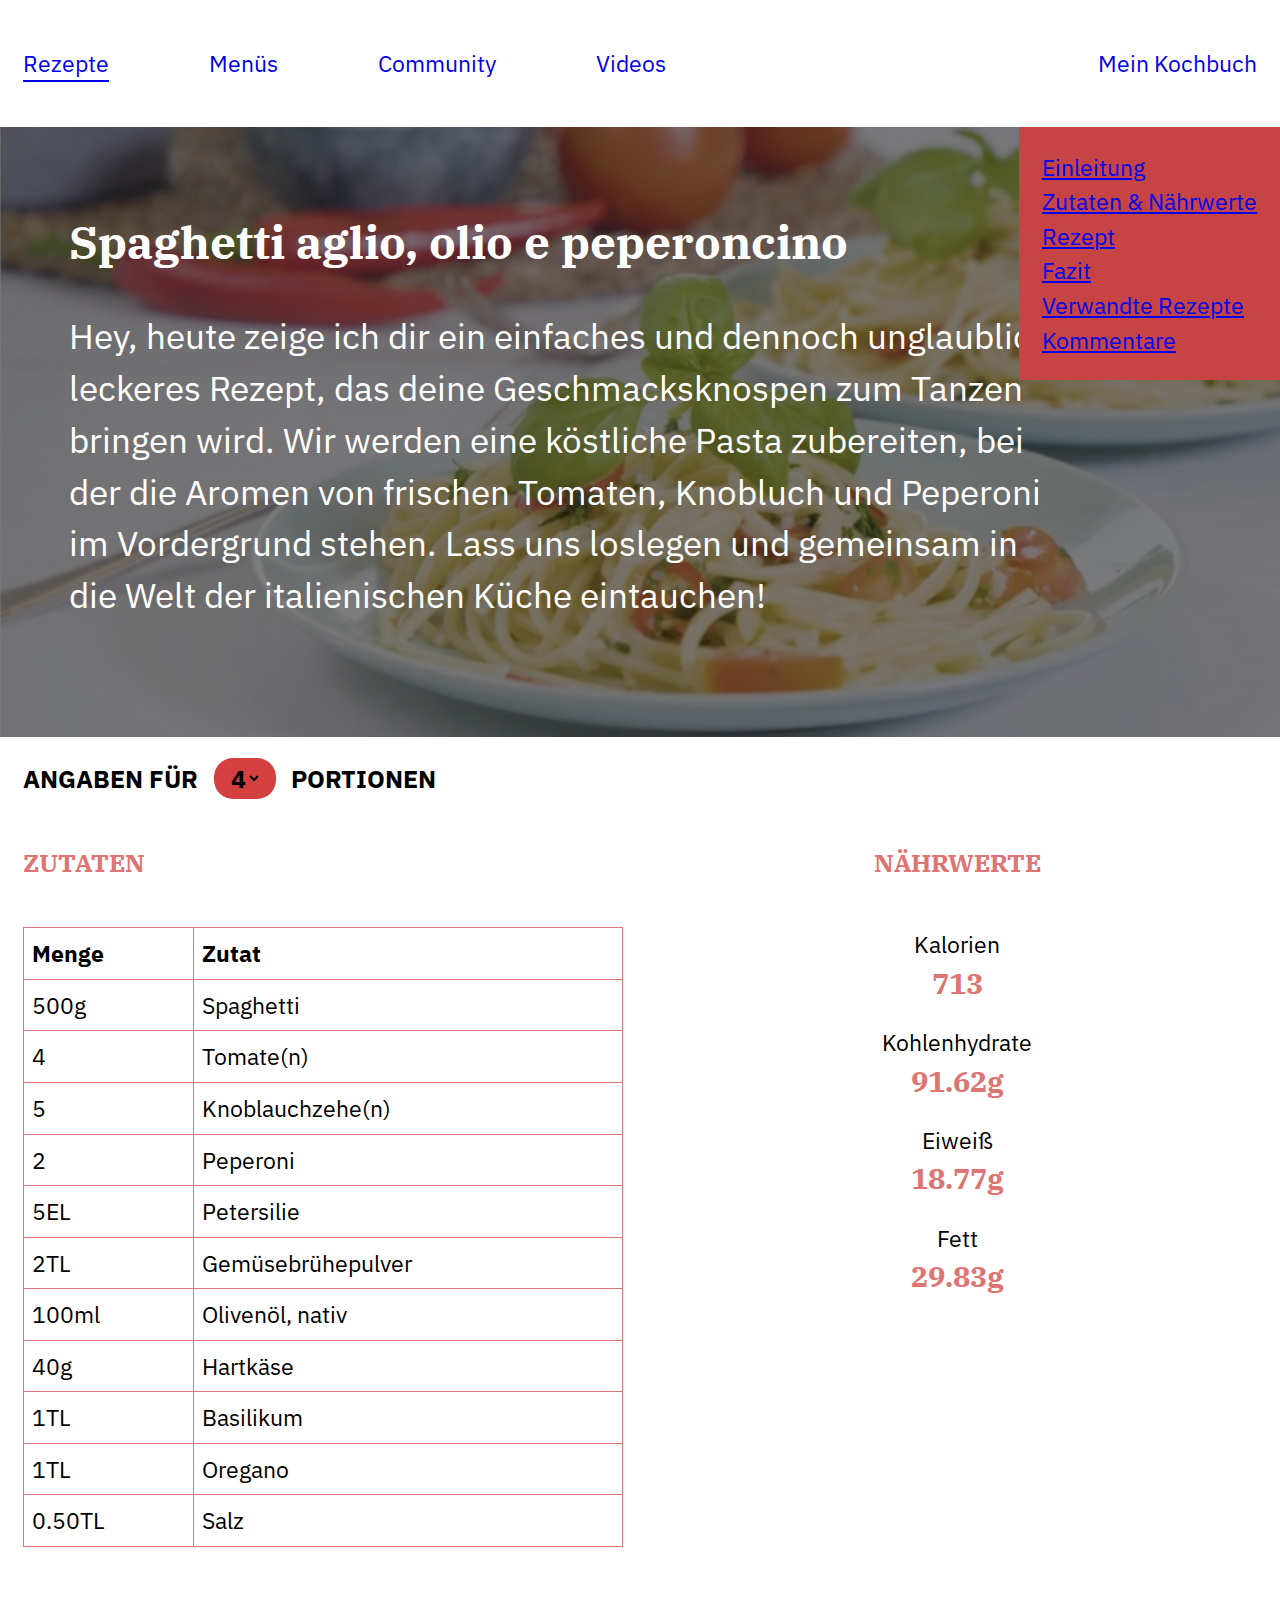
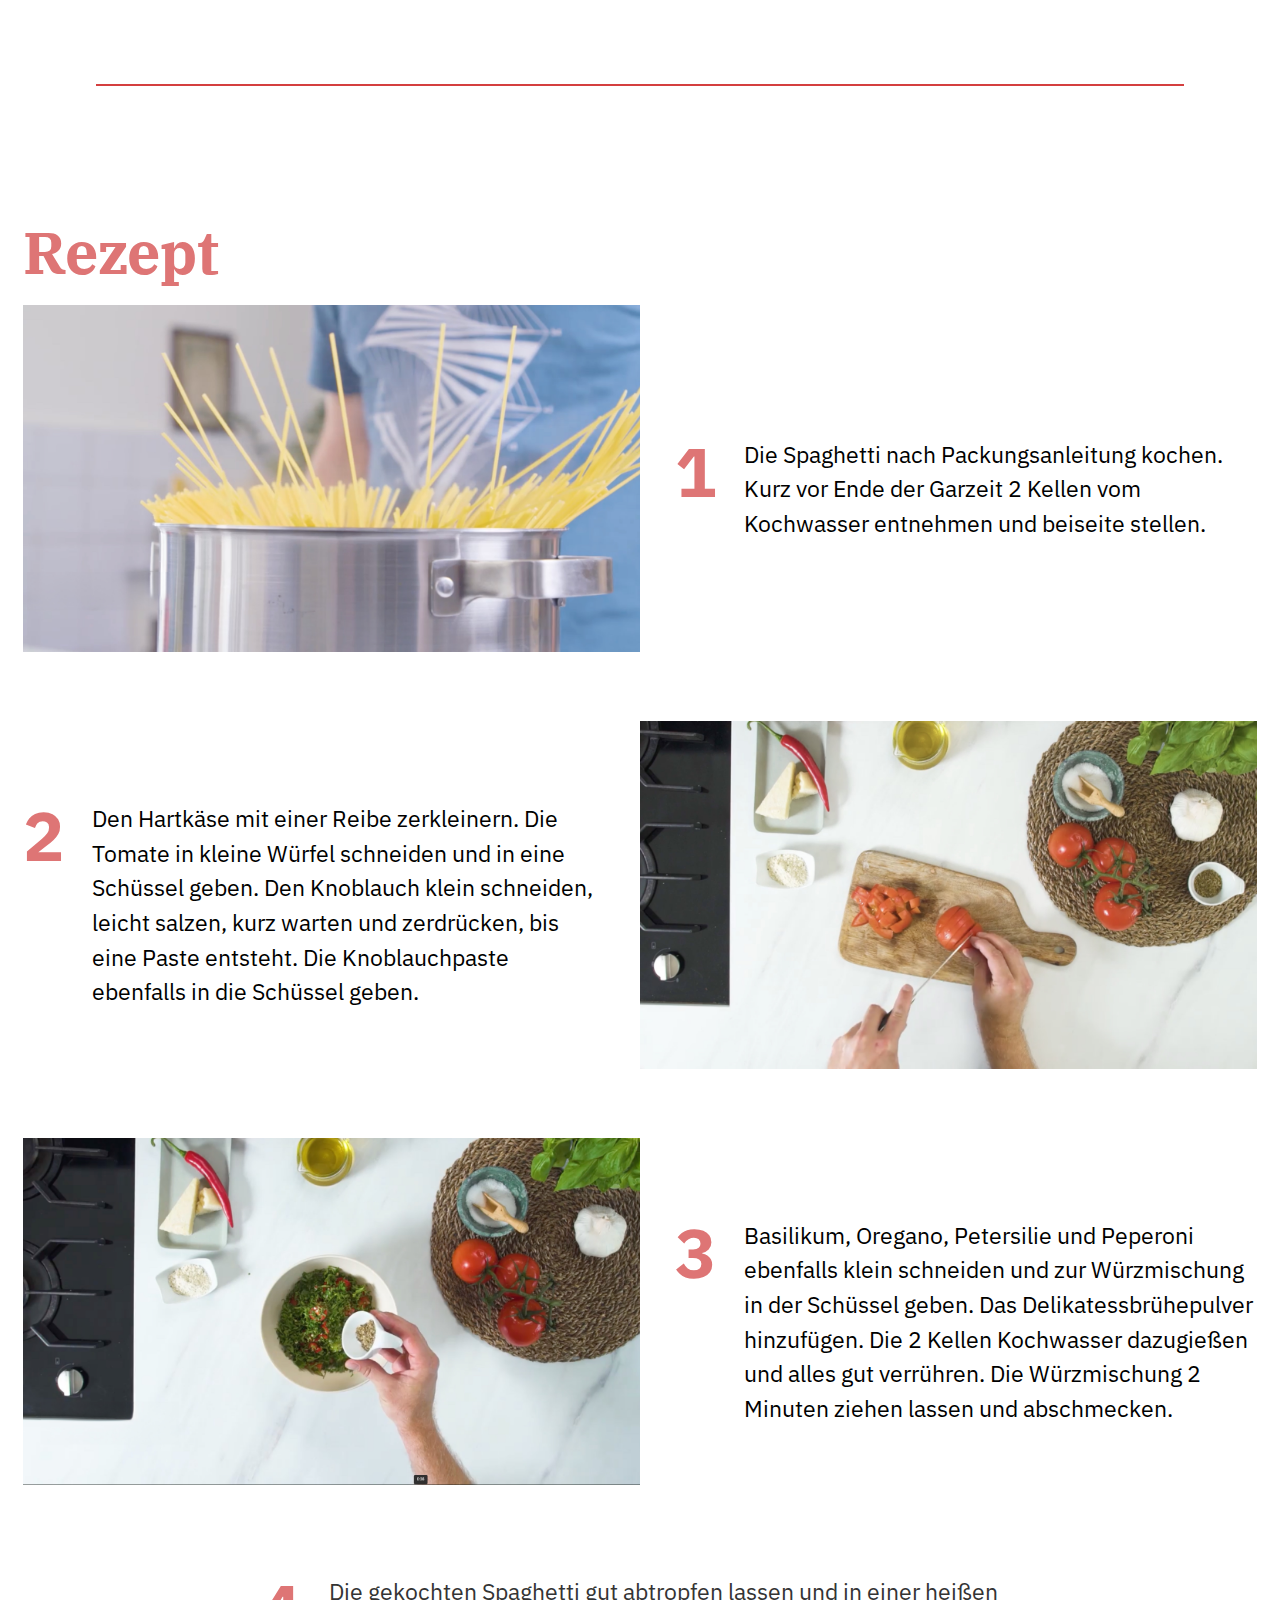
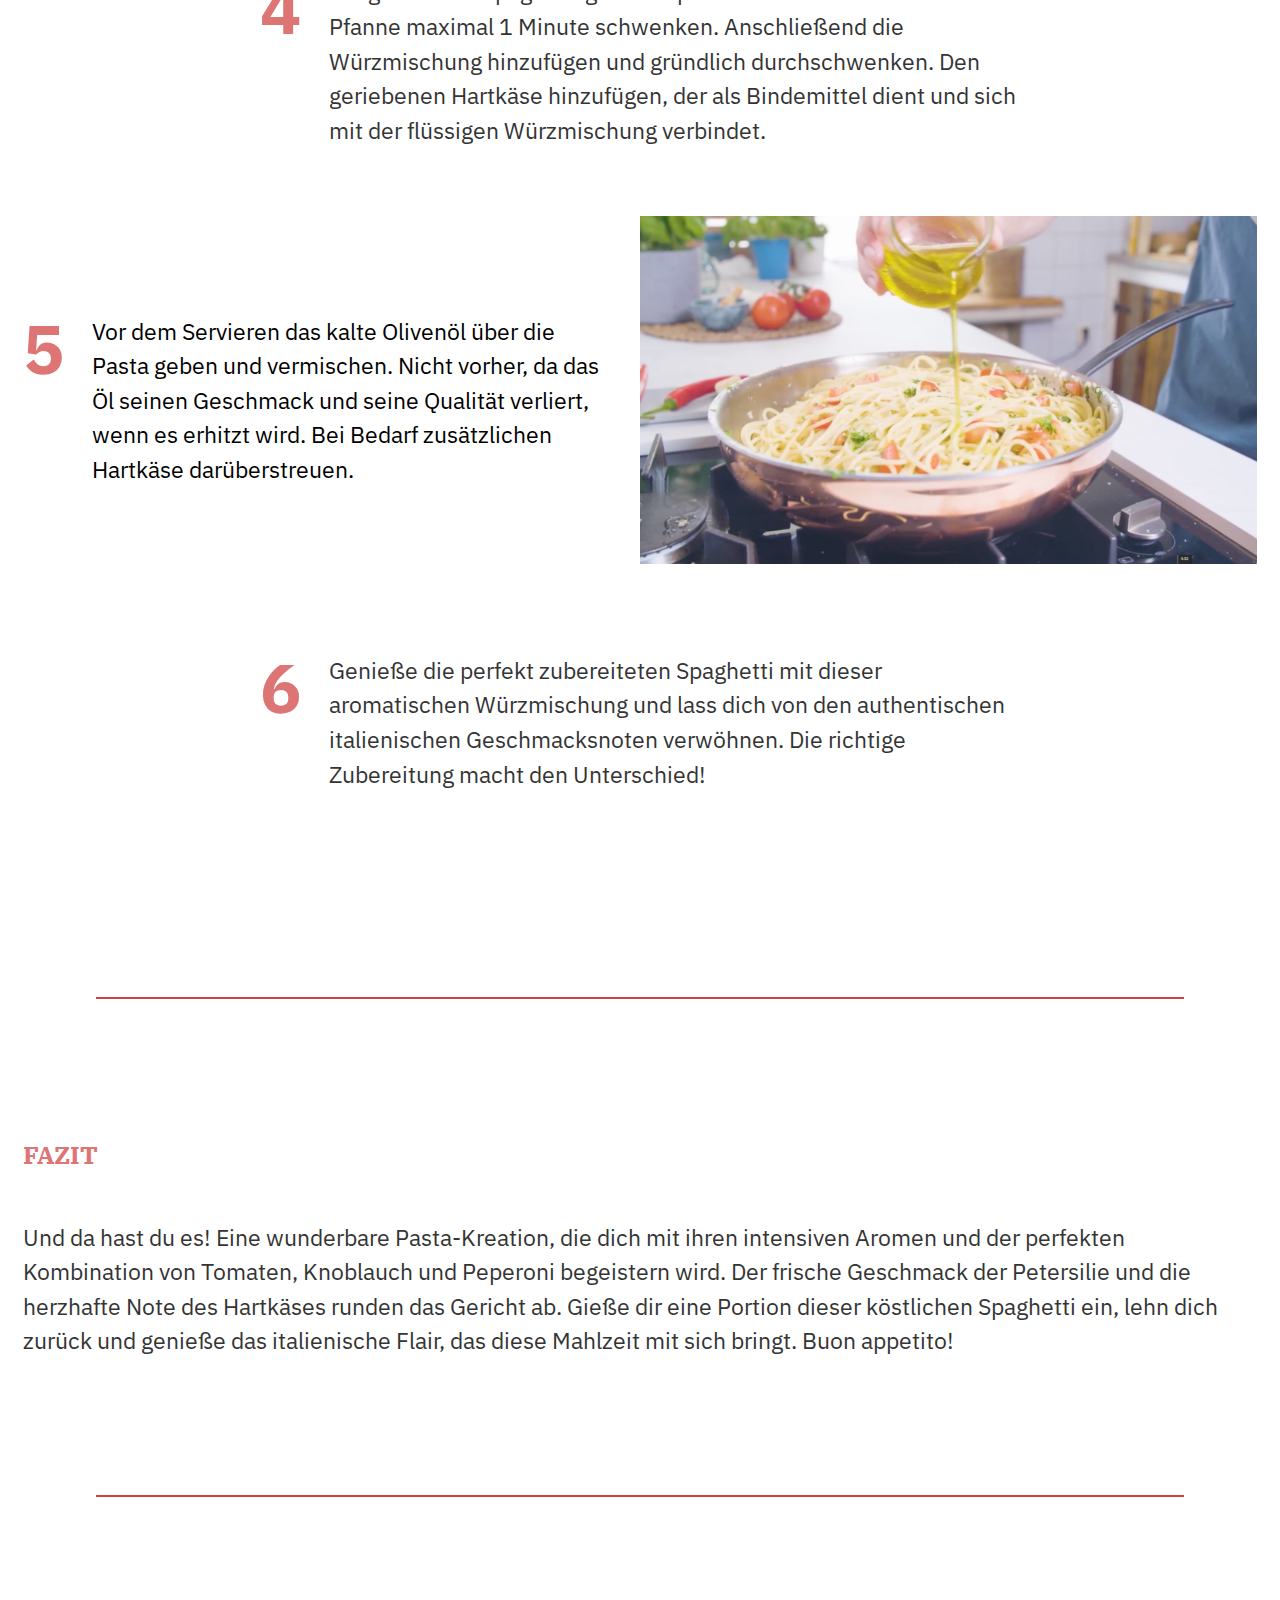
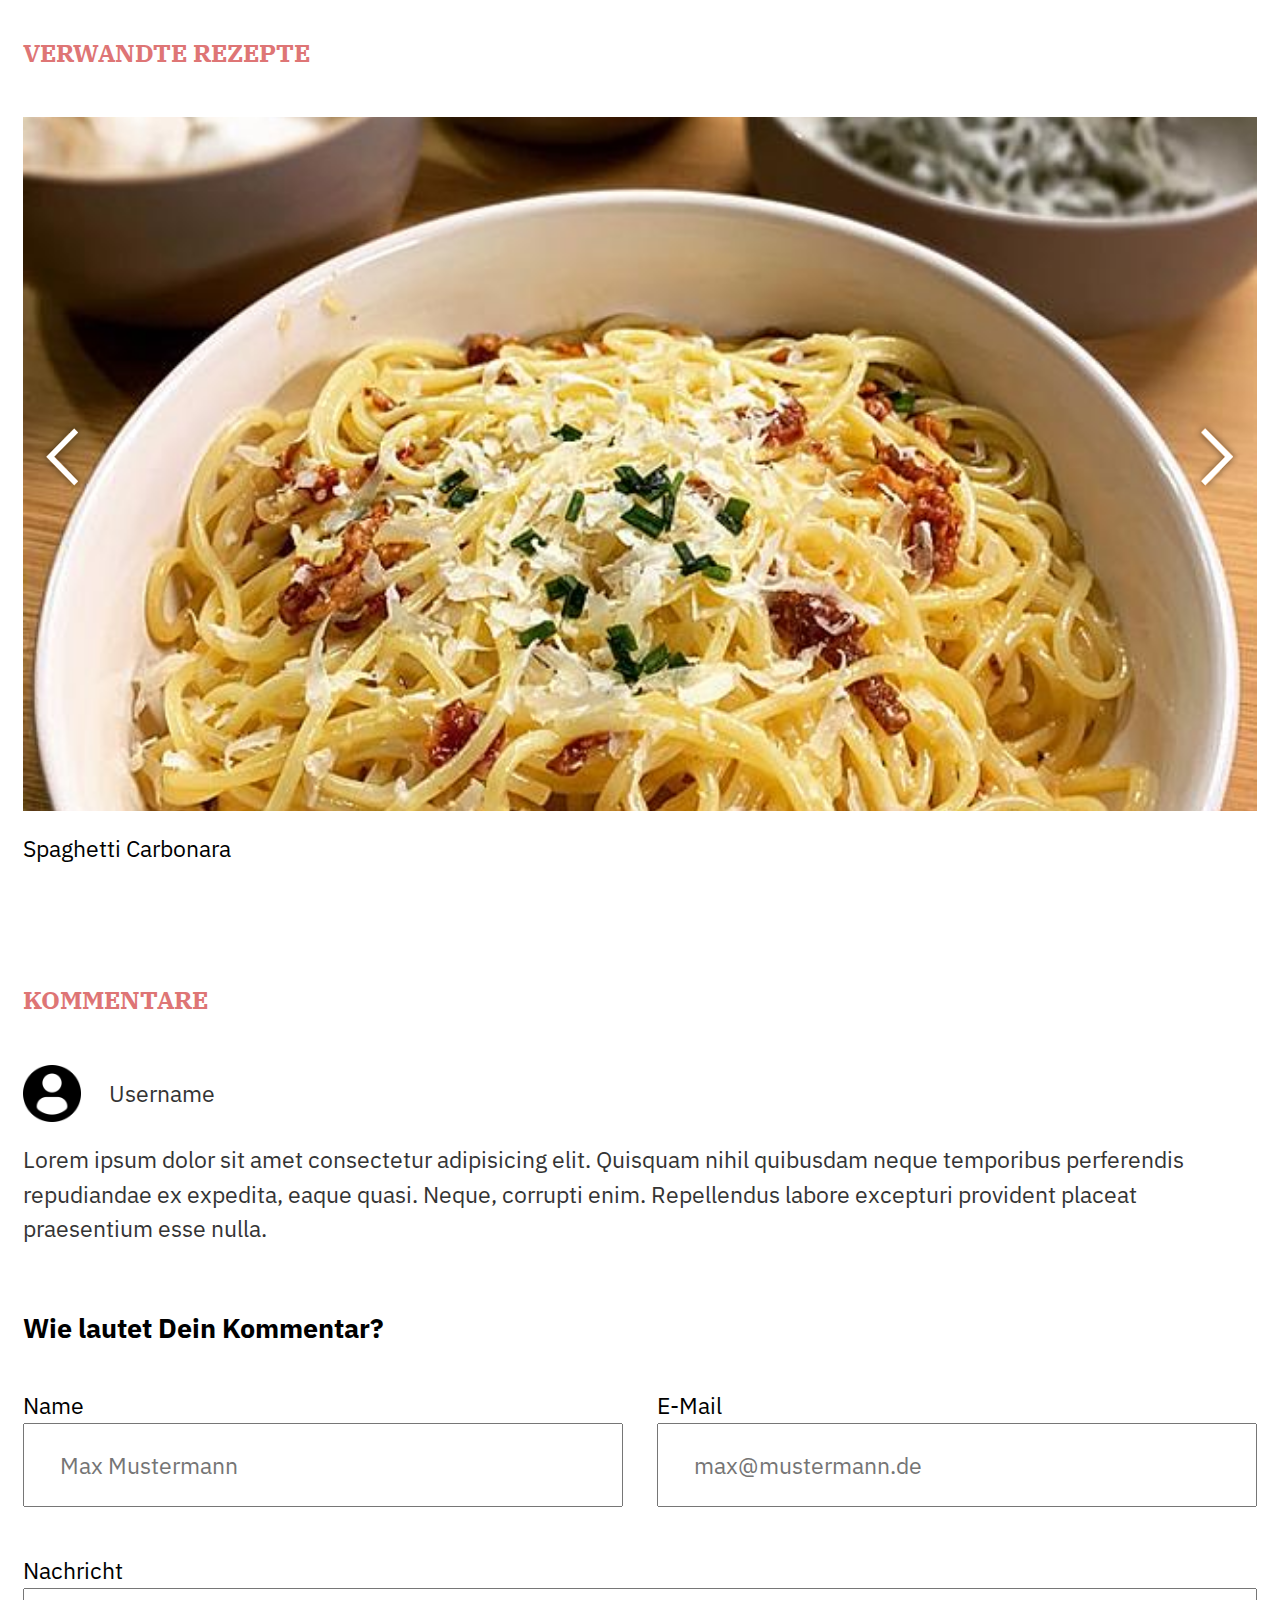
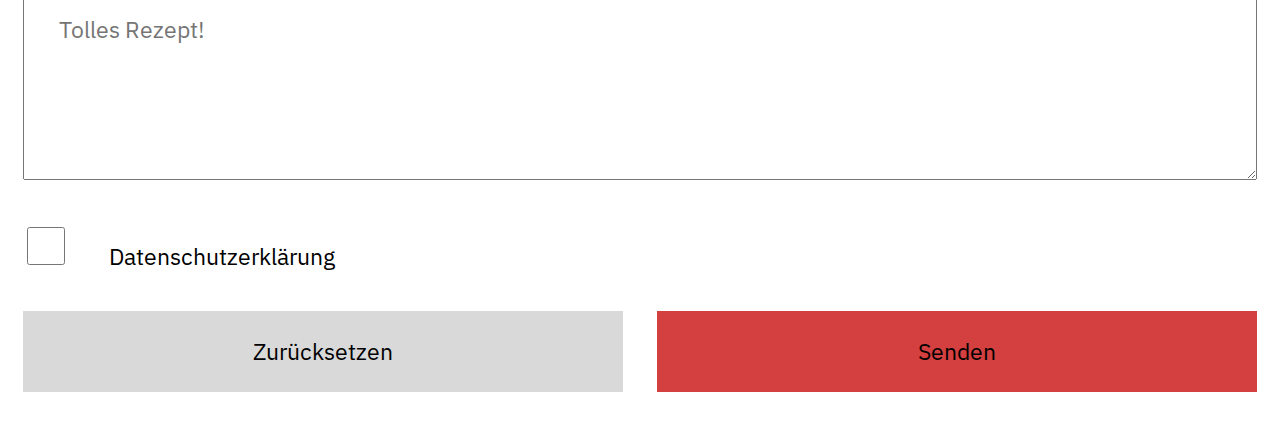
<file: recipes/spaghetti-aglio-olio-e-peperoncino.html>
<!DOCTYPE html>
<html lang="de">

<head>
    <meta charset="UTF-8">
    <meta name="description" content="Die italienische Küche ist nicht nur in Italien selbst, sondern weltweit beliebt. Wir zeigen euch, warum – mit 35 tollen Rezepten zum Nachkochen und Genießen.">
    <meta http-equiv="X-UA-Compatible" content="IE=edge">
    <meta name="viewport" content="width=device-width, initial-scale=1.0">
    <title>Spaghetti aglio, olio e peperoncino</title>

    <link rel="stylesheet" href="../assets/styles/reset.css">
    <link rel="stylesheet" href="../assets/styles/variables.css">
    <link rel="stylesheet" href="../assets/styles/base.css">
    <link rel="stylesheet" href="../assets/styles/layout.css">
    <link rel="stylesheet" href="../assets/styles/components.css">
    <link rel="stylesheet" href="../assets/styles/quantity-selector.css">
    <link rel="stylesheet" href="../assets/styles/other-recipes.css">

    <script src="../assets/scripts/slideshow.js"></script>
    <script src="../assets/scripts/form-validation.js"></script>
    <script src="../assets/scripts/main.js"></script>
    <script src="../assets/scripts/quantity-selector.js"></script>

</head>

<body>
    <div class="navbar" data-js-menue id="main-navigation">
        <div>
            <ul>
                <li><a class="is-active" href="../recipes/spaghetti-aglio-olio-e-peperoncino.html">Rezepte</a></li>
                <li><a href="../index.html">Menüs</a></li>
                <li><a href="#">Community</a></li>
                <li><a href="#">Videos</a></li>
                <li><a href="#">Mein Kochbuch</a></li>
            </ul>
        </div>
    </div>

    <div class="menue-button" data-js-menue-button>
        <a href="#main-navigation"><img src="../assets/icons/menue.svg"></a>
    </div>

    <div class="main">
        <div data-intern-nav class="intern-nav">
            <div>
                <div><a href="#einleitung">Einleitung</a></div>
                <div><a href="#zutaten-und-naehrwerte">Zutaten & Nährwerte</a></div>
                <div><a href="#rezept">Rezept</a></div>
                <div><a href="#fazit">Fazit</a></div>
                <div><a href="#verwandte-rezepte">Verwandte Rezepte</a></div>
                <div><a href="#kommentare">Kommentare</a></div>
            </div>
        </div>
        <div class="hero" id="einleitung">
            <figure>
                <img src="../images/spaghetti-aglio-olio-e-peperoncino.jpg"
                    alt="Bild von Spaghetti aglio, olio e peperoncino">
            </figure>

            <div class="hero-content">
                <h2>Spaghetti aglio, olio e peperoncino</h2>
                <p>Hey, heute zeige ich dir ein einfaches und dennoch unglaublich leckeres Rezept, das deine
                    Geschmacksknospen zum Tanzen bringen wird. Wir werden eine köstliche Pasta zubereiten, bei der die
                    Aromen von frischen Tomaten, Knobluch und Peperoni im Vordergrund stehen. Lass uns loslegen und
                    gemeinsam in die Welt der italienischen Küche eintauchen!</p>
            </div>
        </div>

        <section id="zutaten-und-naehrwerte">
            <h2 class="quantity-selector-head">Angaben für <span class="highlighted">
                    <select name="quantity-selector" id="quantity-selector" data-quantity-selector>
                        <option value="1">1</option>
                        <option value="2">2</option>
                        <option value="3">3</option>
                        <option value="4" selected>4</option>
                        <option value="5">5</option>
                        <option value="6">6</option>
                        <option value="7">7</option>
                        <option value="8">8</option>
                    </select></span> Portionen</h2>

            <div class="grid" data-columns="2">
                <section class="ingredients">
                    <h2>Zutaten</h2>

                    <table>
                        <thead>
                            <tr>
                                <th>Menge</th>
                                <th>Zutat</th>
                            </tr>
                        </thead>
                        <tbody>
                            <tr>
                                <td data-quantity="125" data-unit="g"></td>
                                <td>Spaghetti</td>
                            </tr>
                            <tr>
                                <td data-quantity="1"></td>
                                <td>Tomate(n)</td>
                            </tr>
                            <tr>
                                <td data-quantity="1.25"></td>
                                <td>Knoblauchzehe(n)</td>
                            </tr>
                            <tr>
                                <td data-quantity="0.5"></td>
                                <td>Peperoni</td>
                            </tr>
                            <tr>
                                <td data-quantity="1.25" data-unit="EL"></td>
                                <td>Petersilie</td>
                            </tr>
                            <tr>
                                <td data-quantity="0.5" data-unit="TL"></td>
                                <td>Gemüsebrühepulver</td>
                            </tr>
                            <tr>
                                <td data-quantity="25" data-unit="ml"></td>
                                <td>Olivenöl, nativ</td>
                            </tr>
                            <tr>
                                <td data-quantity="10" data-unit="g"></td>
                                <td>Hartkäse</td>
                            </tr>
                            <tr>
                                <td data-quantity="0.25" data-unit="TL"></td>
                                <td>Basilikum</td>
                            </tr>
                            <tr>
                                <td data-quantity="0.25" data-unit="TL"></td>
                                <td>Oregano</td>
                            </tr>
                            <tr>
                                <td data-quantity="0.125" data-unit="TL"></td>
                                <td>Salz</td>
                            </tr>
                        </tbody>
                    </table>
                </section>

                <section class="nutritional-values">
                    <h2>Nährwerte</h2>

                    <dl>
                        <dt>Kalorien</dt>
                        <dd data-quantity="178.25"></dd>
                        <dt>Kohlenhydrate</dt>
                        <dd data-quantity="22.905" data-unit="g"></dd>
                        <dt>Eiweiß</dt>
                        <dd data-quantity="4.6925" data-unit="g"></dd>
                        <dt>Fett</dt>
                        <dd data-quantity="7.4575" data-unit="g"></dd>
                    </dl>
                </section>
            </div>
            <hr>
        </section>

        <section id="rezept" data-demo="rezept">
            <h1>Rezept</h1>
            <ol class="steps">
                <li>
                    <figure>
                        <img src="../images/step-1.jpg" alt="Topf mit kassen Spaghetti drin">
                        <figcaption class="has-counter">
                            Die Spaghetti nach Packungsanleitung kochen. Kurz vor Ende der Garzeit 2 Kellen vom
                            Kochwasser
                            entnehmen und beiseite stellen.
                        </figcaption>
                    </figure>
                </li>
                <li>
                    <figure class="is-reversed">
                        <img src="../images/step-2.jpg" alt="Topf mit kassen Spaghetti drin">
                        <figcaption class="has-counter">
                            Den Hartkäse mit einer Reibe zerkleinern. Die Tomate in kleine Würfel schneiden und in eine
                            Schüssel
                            geben. Den Knoblauch klein schneiden, leicht salzen, kurz warten und zerdrücken, bis eine
                            Paste
                            entsteht. Die Knoblauchpaste ebenfalls in die Schüssel geben.
                        </figcaption>
                    </figure>
                </li>
                <li>
                    <figure>
                        <img src="../images/step-3.jpg" alt="Topf mit kassen Spaghetti drin">
                        <figcaption class="has-counter">
                            Basilikum, Oregano, Petersilie und Peperoni ebenfalls klein schneiden und zur Würzmischung
                            in der
                            Schüssel geben. Das Delikatessbrühepulver hinzufügen. Die 2 Kellen Kochwasser dazugießen und
                            alles
                            gut verrühren. Die Würzmischung 2 Minuten ziehen lassen und abschmecken.
                        </figcaption>
                    </figure>
                </li>
                <li class="is-text-only">
                    <p class="has-counter">
                        Die gekochten Spaghetti gut abtropfen lassen und in einer heißen Pfanne maximal 1 Minute
                        schwenken.
                        Anschließend die Würzmischung hinzufügen und gründlich durchschwenken. Den geriebenen Hartkäse
                        hinzufügen,
                        der als Bindemittel dient und sich mit der flüssigen Würzmischung verbindet.
                    </p>
                </li>
                <li>
                    <figure class="is-reversed">
                        <img src="../images/step-4.jpg" alt="Topf mit kassen Spaghetti drin">
                        <figcaption class="has-counter">
                            Vor dem Servieren das kalte Olivenöl über die Pasta geben und vermischen. Nicht vorher, da
                            das Öl
                            seinen Geschmack und seine Qualität verliert, wenn es erhitzt wird. Bei Bedarf zusätzlichen
                            Hartkäse
                            darüberstreuen.
                        </figcaption>
                    </figure>
                </li>
                <li class="is-text-only">
                    <p class="has-counter">Genieße die perfekt zubereiteten Spaghetti mit dieser aromatischen
                        Würzmischung und lass dich von den authentischen italienischen Geschmacksnoten verwöhnen. Die
                    richtige Zubereitung macht den Unterschied!
                    </p>
                </li>
            </ol>
            <hr>
        </section>

        <section id="fazit">
            <h2>Fazit</h2>
            <p>Und da hast du es! Eine wunderbare Pasta-Kreation, die dich mit ihren intensiven Aromen und der perfekten
                Kombination von Tomaten, Knoblauch und Peperoni begeistern wird. Der frische Geschmack der Petersilie
                und die herzhafte Note des Hartkäses runden das Gericht ab. Gieße dir eine Portion dieser köstlichen
                Spaghetti ein, lehn dich zurück und genieße das italienische Flair, das diese Mahlzeit mit sich bringt.
                Buon appetito!</p>

            <hr>
        </section>

        <section id="verwandte-rezepte">
            <h2>Verwandte Rezepte</h2>

            <div class="other-recipes">
                <ul class="other-recipes-list" data-js-slideshow>
                </ul>

                <button class="other-recipes-list__button" data-js-slideshow-gui="back"><img src="../assets/icons/gui-prev.svg" alt="back Button"></button>
                <button class="other-recipes-list__button is-right" data-js-slideshow-gui="forward"><img src="../assets/icons/gui-next.svg"
                        alt="forward Button"></button>
            </div>
        </section>

        <section class="comments" id="kommentare">
            <h2>Kommentare</h2>
            <div class="comment">
                <div class="comment-user-info">
                    <img src="../images/user.png" alt="Logo">
                    <p>Username</p>
                </div>
                <p>Lorem ipsum dolor sit amet consectetur adipisicing elit. Quisquam nihil quibusdam neque temporibus
                    perferendis repudiandae ex expedita, eaque quasi. Neque, corrupti enim. Repellendus labore excepturi
                    provident placeat praesentium esse nulla.</p>
            </div>

            <h3>Wie lautet Dein Kommentar?</h3>

            <form action="#">
                <div class="form-container">
                    <div class="input-container">
                        <label for="name">Name</label>
                        <input type="text" id="name" name="name" placeholder="Max Mustermann">
                    </div>

                    <div class="input-container">
                        <label>E-Mail</label>
                        <input type="email" name="email" placeholder="max@mustermann.de">
                    </div>
                </div>

                <label>Nachricht</label>
                <textarea name="message" placeholder="Tolles Rezept!"></textarea>

                <label>
                    <input type="checkbox" name="data">
                    Datenschutzerklärung</label>

                <div class="form-container">
                    <button type="reset">Zurücksetzen</button>
                    <button id="comment-submit-btn" type="submit">Senden</button>
                </div>
            </form>
        </section>
    </div>
</body>

</html>
</file>
<file: assets/styles/variables.css>
@import url("https://fonts.googleapis.com/css2?family=IBM+Plex+Sans:wght@400;700&display=swap");
@import url("https://fonts.googleapis.com/css2?family=IBM+Plex+Serif:wght@400;500;700&display=swap");

:root {
  --base-size: 1rem;

  /* Sizes */
  --xs: calc(0.5 * var(--base-size));
  --s: calc(1 * var(--base-size));
  --m: calc(1.5 * var(--base-size));
  --l: calc(2 * var(--base-size));
  --xl: calc(3 * var(--base-size));
  --xxl: calc(4 * var(--base-size));
  --xxxl: calc(5 * var(--base-size));
  --max-width-content: calc(60 * var(--s));

  /* Colors */
  --primary: #000;
  --primary-lighter: #343434;
  --secondary: #fff;
  --accent: #de7575;
  --accent-lighter: #d43f3f;
  --accent-lightest: #c64444;
  --light: hsl(0deg 0% 80% / 100%);
  --lighter: hsl(0deg 0% 90% / 100%);
  --lightest: hsl(0deg 0% 100% / 100%);
  --lighten: hsla(0deg 0% 100% / 80%);

  /* Font Family */
  --font-family-sans: "IBM Plex Sans", sans-serif;
  --font-family-serif: "IBM Plex Serif", serif;

  /* Spacing */
  --spacing-padding: 110px;
  --spacing-margin-large: 100px;
  --spacing-margin-medium: 20px;

  /* Font Sizes */
  --font-size-base: var(--s);
  --font-size-heading1: calc(var(--l) + 1vw);
  --font-size-heading2: var(--m);
  --font-size-paragraph: var(--s);

  /* Font Weights */
  --font-weight-normal: 400;
  --font-weight-bold: 700;

  /* Figure */
  --figure-margin-top: var(--spacing-margin-large);

  /* Article */
  --article-margin-bottom: var(--spacing-margin-large);

  /* Misc */
  --lh-heading: 100%;
}
</file>
<file: assets/styles/base.css>
html,
body {
  font-family: var(--font-family-sans);
  font-size: var(--font-size-base);
}

@media screen and (width >= 600px) {
  :root {
    --base-size: 1.2rem;
  }
}

nav a {
  color: var(--primary);
}

h1 {
  max-width: var(--max-width-content);
  color: var(--accent);
  font-family: var(--font-family-serif);
  font-size: var(--font-size-heading1);
  font-weight: var(--font-weight-bold);
  line-height: var(--lh-heading);
  text-wrap: balance;
}

h2 {
  margin-bottom: var(--l);
  font-size: var(--font-size-heading2);
  font-weight: var(--font-weight-bold);
  line-height: var(--lh-normal);
}

h3 {
  line-height: var(--lh-heading);
}

h2 + h3 {
  margin-top: calc(var(--m) * -1);
}

hr {
  border: none;
  border-top: 2px solid #d9d9d9;
  margin: calc(var(--m) + 8vw) calc(var(--m) + 3vw);
  margin-bottom: calc(var(--m) + 8vw - var(--l));
}

p {
  margin: var(--spacing-margin-medium) 0 0;
  color: var(--primary-lighter);
  font-size: var(--font-size-paragraph);
  font-weight: var(--font-weight-normal);
  line-height: 1.5;
}

figure {
  margin: var(--figure-margin-top) 0 0;
}

img {
  width: 100%;
}

figcaption {
  margin: var(--spacing-margin-medium) 0 0;
}

ol {
  padding: 0 0 0 var(--spacing-margin-medium);
}

main > article:not(.hero),
.main > article:not(.hero),
main > div,
.main > div,
main > section:not(.hero),
.main > section:not(.hero) {
  max-width: var(--max-width-content);
  padding: var(--s);
  margin: auto;
}

/* stylelint-disable-next-line no-descending-specificity */
article {
  margin: 0 0 var(--article-margin-bottom);
}

article a {
  display: inline-block;
  margin: var(--spacing-margin-medium) 0 0;
  color: var(--primary);
  text-decoration: none;
}

section h2,
article:not([class]) h2 {
  color: var(--accent);
  font-family: var(--font-family-serif);
  font-size: 1.3rem;
  text-transform: uppercase;
}

article:not([class]) h3,
section:not([class]) h3 {
  font-family: var(--font-family-serif);
  font-size: 2rem;
  font-weight: var(--font-weight-bold);
}

@media screen and (width >= 840px) {
  article:not([class]) figure,
  section:not([class]) figure {
    width: 80%;
    margin-left: 10%;
  }
}

article:not([class]) hr,
section:not([class]) hr {
  border-top: 2px solid var(--accent-lighter);
}
</file>
<file: assets/styles/components.css>
/* Hero
############################################################################ */

.hero {
  position: relative;
  display: flex;
  overflow: hidden;
  width: 100vw;
  flex-direction: column;
  align-items: center;
  justify-content: center;
  color: var(--secondary);
}

.hero figure {
  position: absolute;
  margin: 0;
  inset: 0;
  pointer-events: none;
}

.hero figure img {
  position: absolute;
  z-index: -1;
  top: 0;
  right: 0;
  bottom: 0;
  width: 100%;
  height: 100%;
  filter: brightness(0.5);
  object-fit: cover;
  object-position: center center;
}

.hero figure figcaption {
  position: absolute;
  right: var(--xl);
  bottom: var(--s);
  font-size: smaller;
}

.hero h1 {
  color: var(--lightest);
}

.hero h2 {
  color: var(--lightest);
  font-family: var(--font-family-serif);
  font-size: var(--l);
  font-weight: var(--font-weight-bold);
  line-height: var(--lh-heading);
}

.hero p {
  color: var(--secondary);
  font-size: var(--m);
}

.hero a {
  display: block;
  margin-top: var(--l);
  color: var(--secondary);
  font-size: smaller;
  text-decoration: underline;
  text-underline-offset: 0.4rem;
}

.hero-content {
  max-width: var(--max-width-content);
  padding: var(--xl) var(--l) var(--xxl);
  padding-right: calc(10vw * 1.5);
}

/* Subheader
############################################################################ */

.subheader {
  font-size: 1.5rem;
  font-weight: var(--font-weight-bold);
}

/* Catcher
############################################################################ */

.catcher {
  max-width: var(--max-width-content);
  padding: var(--l);
}

.catcher * {
  margin: var(--spacing-margin-medium) 0 0;
}

.catcher h1 {
  max-width: 90%;
}

.catcher p:last-child {
  display: flex;
  width: 100%;
  align-items: center;
}

.catcher p:last-child svg {
  position: absolute;
  left: 50%;
  transform: translateX(-50%);
}

.catcher hr {
  width: 22%;
  border-top: 3px solid var(--accent-lighter);
}

/* Ingredients
############################################################################ */

.ingredients table {
  width: 100%;
  border: 1px solid var(--accent);
  border-collapse: collapse;
}

.ingredients th,
.ingredients td {
  padding: 8px;
  border-right: 1px solid var(--accent);
  border-bottom: 1px solid var(--accent);
  text-align: left;
}

.ingredients td:last-child {
  border-right: none;
}

/* Nutritional Values
############################################################################ */

.nutritional-values {
  width: 100%;
}

@media screen and (min-width: 840px) {
  .nutritional-values {
    text-align: center;
  }
}

.nutritional-values dl {
  margin: 20px 0 0;
}

.nutritional-values dt {
  margin: 20px 0 0;
  font-size: 1.2rem;
}

.nutritional-values dd {
  color: var(--accent);
  font-family: "IBM Plex Serif", serif;
  font-size: 1.5rem;
  font-weight: var(--font-weight-bold);
}

/* Navbar (Main Navigation)
############################################################################ */

.navbar {
  width: 100%;
  padding: var(--s);
  background: var(--secondary);
}

.navbar ul {
  display: flex;
  width: 100%;
  flex-direction: column;
  justify-content: space-between;
  padding: 0;
  list-style: none;
}

.navbar ul li a {
  text-decoration: none;
}

/* navbar link highlight */
.navbar a.is-active {
  text-decoration: underline;
  text-underline-offset: 0.4rem;
}

.menue-button {
  display: none;
  opacity: 0;
  transition: opacity 1s 1s;
}

.menue-button[data-state=active] {
  position: sticky;
  z-index: 100;
  top: 0;
  display: block;
  padding: var(--xs) var(--xs);
  background-color: var(--lighten);
  opacity: 1;
}

.menue-button img {
  width: 40px;
}

@media screen and (min-width: 840px) {
  .navbar {
    position: sticky;
    z-index: 1;
    top: 0;
  }

  .navbar ul {
    flex-direction: row;
  }

  .navbar ul li:not(:last-child) {
    margin-right: var(--spacing-margin-large);
  }

  .navbar ul li:last-child {
    margin-right: 0;
    margin-left: auto;
  }

  .menue-button {
    display: none;
  }

}

/* Intern Nav (Page Navigation)
############################################################################ */

.intern-nav {
  z-index: 1;
  right: 0;
  margin-top: 0;
  background-color: var(--accent-lightest);
}

.intern-nav ul {
  padding: 1rem;
  margin: 0;
  list-style: none;
}

/* stylelint-disable-next-line no-descending-specificity */
.intern-nav ul li {
  margin-right: 0;
}

.intern-nav ul li a {
  text-decoration: none;
}

.intern-nav ul li a[data-state="active"] {
  text-decoration: underline;
  text-underline-offset: 0.2rem;
}

@media screen and (min-width: 840px) {
  .intern-nav {
    position: fixed;
  }
}

/* Quantiy Selector
############################################################################ */

.quantity-selector-head {
  max-width: var(--max-width-content);
  color: var(--darkest);
  font-family: var(--font-family-sans-serif);
}

.quantity-selector-head .highlighted {
  padding: 0.2rem 0.7rem;
  margin: 0 0.5rem;
  background-color: var(--accent-lighter);
  border-radius: 1rem;
  font-weight: var(--font-weight-bold);
}

/* Form
############################################################################ */

form input {
  padding: var(--s) var(--m);
  margin-bottom: var(--l);
}

form button {
  padding: var(--s) var(--xl);
  border: none;
  background: #d9d9d9;
  border-radius: 0;
  outline: none;
}

.form-container > * {
  width: 100%;
}

.form-container button {
  flex-grow: 1;
  margin-bottom: var(--xs);
}

.form-container button:last-child {
  background-color: var(--accent-lighter);
}

.form-container .input-container > * {
  display: block;
  width: 100%;
}

@media screen and (min-width: 840px) {
  .form-container {
    display: flex;
    flex-direction: row;
    gap: var(--m);
  }
}

textarea {
  width: 100%;
  height: 10rem;
  padding: var(--s) var(--m);
}

label[for="data"] {
  display: flex;
  align-items: center;
}

form input[type="checkbox"] {
  width: 2rem;
  height: 2rem;
  margin-top: 2rem;
  margin-right: 2rem;
}

.invalid {
  border: 2px solid red;
}

.invalid-label {
  color: red;
}

/* Comments
############################################################################ */

.comments {
  max-width: var(--max-width-content);
  padding: var(--l);
}

.comments h3 {
  margin-top: var(--xl);
  margin-bottom: var(--l);
}

/* stylelint-disable-next-line no-descending-specificity */
.comment-user-info p {
  margin: 0 0 0 1.5rem;
}

.comment p:last-child {
  width: 100%;
}

/* stylelint-disable-next-line no-descending-specificity */
.comment img {
  width: 3rem;
  height: 3rem;
}

.comment-user-info {
  display: flex;
  flex-direction: row;
  align-items: center;
  justify-content: space-between;
}

/* Steps
############################################################################ */

.steps {
  padding: 0;
  counter-reset: step-count;
}

/* stylelint-disable-next-line no-descending-specificity */
.steps > li {
  display: block;
  padding-bottom: var(--xl);
  counter-increment: step-count;
}

.steps > li.is-text-only {
  display: flex;
  justify-content: center;
}

.steps > li.is-text-only p {
  max-width: calc(var(--max-width-content) * 0.5);
}

.steps > li figure {
  display: flex;
  width: 100%;
  flex-direction: column;
  align-items: center;
  margin: 0;
  gap: var(--m);
}

.steps .has-counter {
  position: relative;
  padding-top: 0;
  margin-left: var(--xl);
}

.steps .has-counter::before {
  position: absolute;
  left: calc(var(--xl) * -1);
  color: var(--accent);
  content: counter(step-count);
  font-size: var(--xl);
  font-weight: bold;
  line-height: var(--xl);
}

@media screen and (min-width: 840px) {
  .steps > li figure {
    width: auto;
    flex-direction: row;
  }

  .steps .is-reversed {
    flex-direction: row-reverse;
  }

  .steps > li figure > * {
    width: 50%;
    flex-basis: 50%;
    flex-grow: 1;
  }
}
</file>
<file: assets/styles/layout.css>
/* Grid
########################################################################## */

.grid {
  display: grid;
  gap: var(--m);
}

@media screen and (min-width: 840px) {
  .grid[data-columns='2'] {
    grid-template-columns: repeat(2, 1fr);
  }
}
</file>
<file: assets/styles/quantity-selector.css>
[data-quantity-selector] {
  border: none;
  background-color: transparent;
  cursor: pointer;
  outline: none;
}
</file>
<file: assets/styles/other-recipes.css>
/* stylelint-disable selector-class-pattern */
.other-recipes {
  position: relative;
}

.other-recipes-list {
  position: relative;
  padding: 0;
  margin: 0;
  margin-bottom: var(--xl);
}

.other-recipes-list .other-recipes-list__item {
  position: absolute;
  inset: 0;
  list-style: none;
  opacity: 0;
  transition: opacity 1s, margin-left 1s;
}

.other-recipes-list .other-recipes-list__item figure {
  width: 100%;
  padding: 0;
  margin: 0;
}

.other-recipes-list .other-recipes-list__item figure img {
  width: 100%;
  aspect-ratio: 16/9;
  filter: blur(var(--s));
  object-fit: cover;
  transition: filter 1s;
}

.other-recipes-list .other-recipes-list__item.is-active {
  position: relative;
  z-index: 0;
  margin-left: 0;
  opacity: 1;
}

.other-recipes-list .other-recipes-list__item.is-active figure img {
  filter: blur(0);
}

.other-recipes-list .other-recipes-list__item:not(.is-active) {
  z-index: -10;
  margin-left: 10%;
  opacity: 0;
}

.other-recipes-list__button {
  position: absolute;
  top: calc(50% - var(--xl));
  height: var(--xl);
  border: none;
  background-color: transparent;
}

.other-recipes-list__button:hover {
  cursor: pointer;
}

/* stylelint-disable-next-line no-descending-specificity */
.other-recipes-list__button img {
  height: 100%;
  aspect-ratio: 1/1;
}

.other-recipes-list__button.is-right {
  right: 0;
}
</file>
